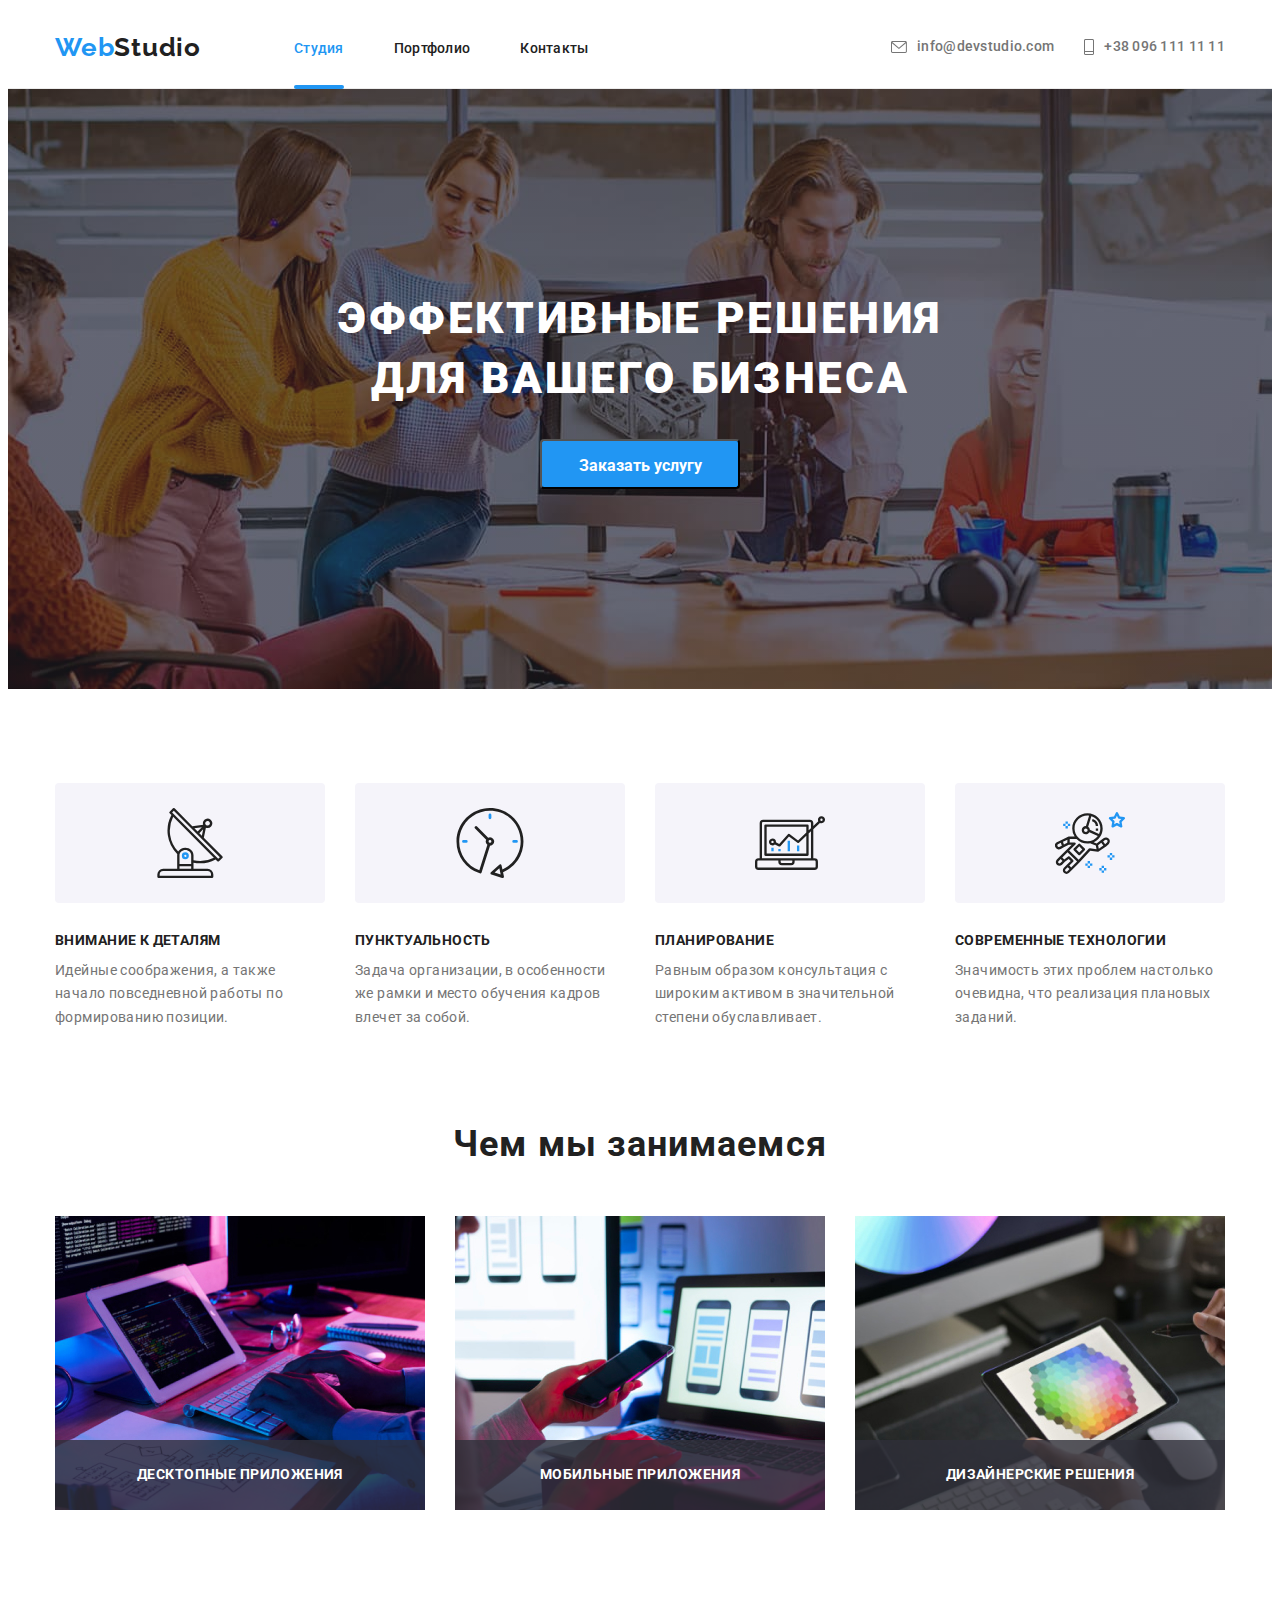
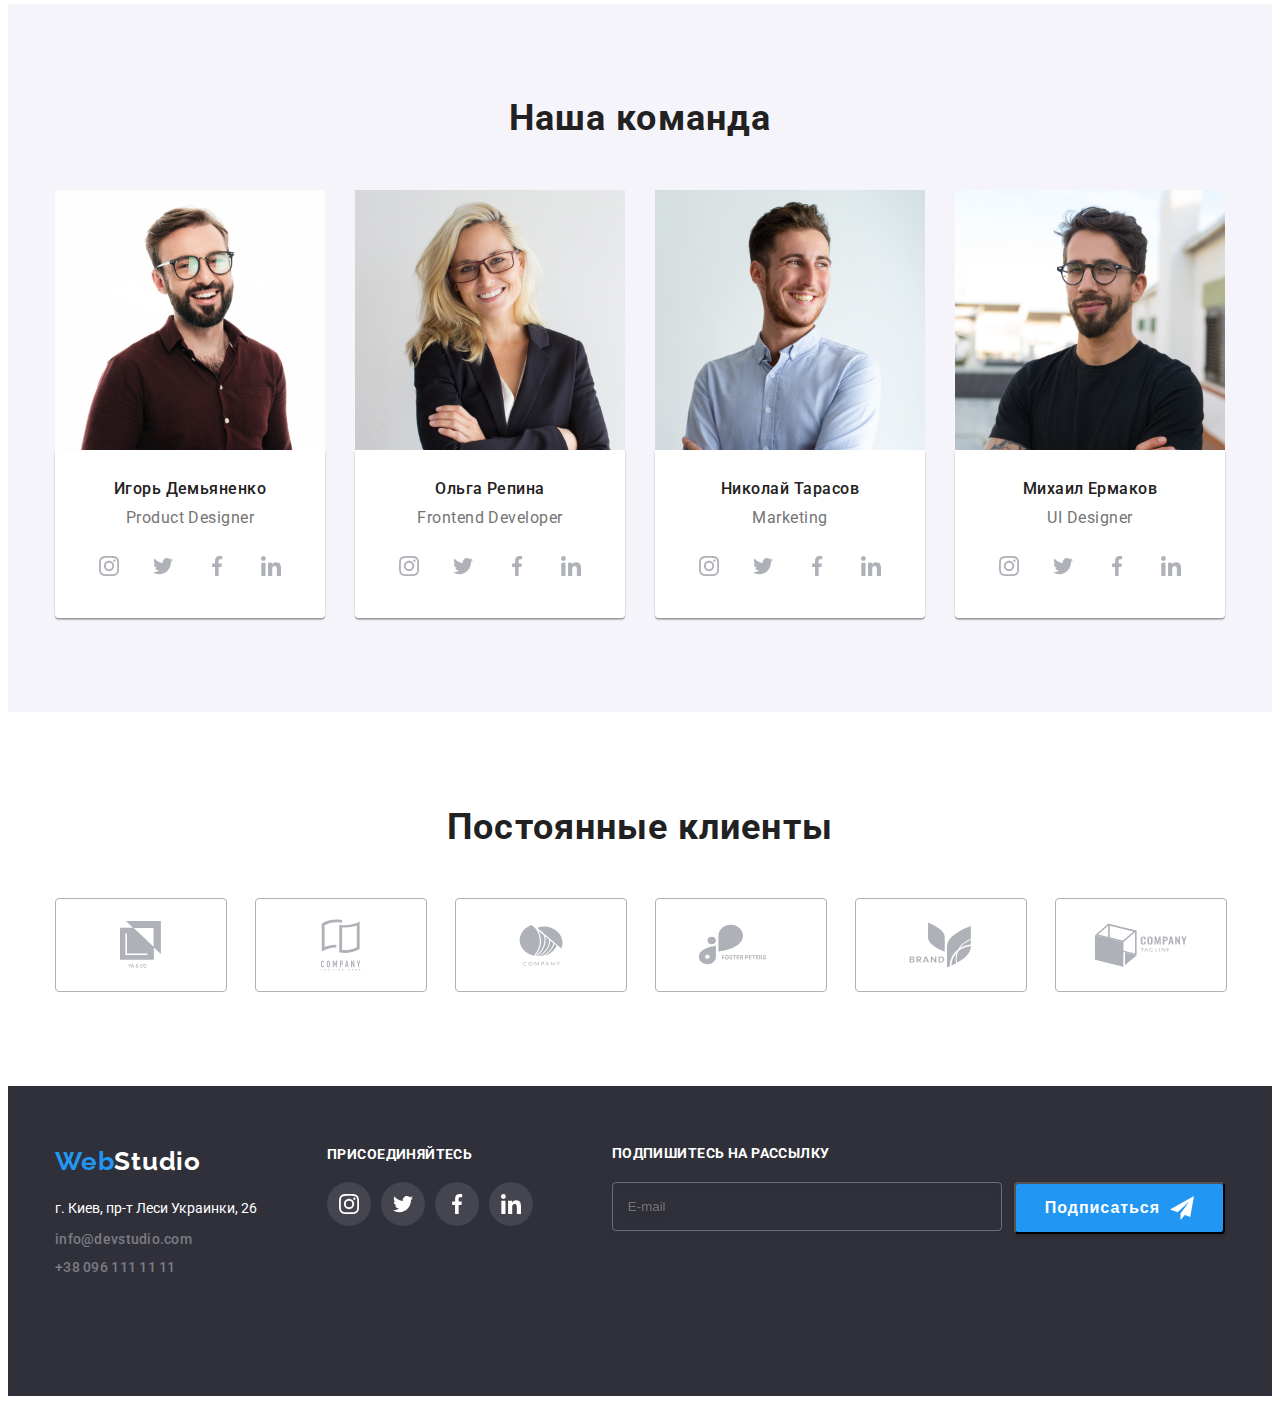
<file: index.html>
<!DOCTYPE html>
<html lang="ru">
  <head>
    <meta charset="UTF-8" />
    <meta http-equiv="X-UA-Compatible" content="IE=edge" />
    <meta name="viewport" content="width=device-width, initial-scale=1.0" />
    <title>домашняя работа 4</title>
    <link rel="preconnect" href="https://fonts.googleapis.com" />
    <link rel="preconnect" href="https://fonts.gstatic.com" crossorigin />
    <link
      href="https://fonts.googleapis.com/css2?family=Raleway:wght@700&family=Roboto:wght@400;500;700;900&display=swap"
      rel="stylesheet"
    />
    <link
      rel="stylesheet"
      href="https://cdnjs.cloudflare.com/ajax/libs/modern-normalize/1.1.0/modern-normalize.min.css"
      integrity="sha512-wpPYUAdjBVSE4KJnH1VR1HeZfpl1ub8YT/NKx4PuQ5NmX2tKuGu6U/JRp5y+Y8XG2tV+wKQpNHVUX03MfMFn9Q=="
      crossorigin="anonymous"
      referrerpolicy="no-referrer"
    />
    <link rel="stylesheet" href="./css/main.min.css" />
  </head>
  <body class="body">
    <!-- шапка -->

    <header class="header">
      <div class="container header-container">
        <a class="navigation-logo" href="">Web<span class="logo">Studio</span></a>
        <nav class="navigation">
          <ul class="navigation-list">
            <li class="navigation-item">
              <a class="navigation-link-activ" href="./index.html">Студия</a>
            </li>
            <li class="navigation-item">
              <a class="navigation-link" href="./portfolio.html">Портфолио</a>
            </li>
            <li class="navigation-item">
              <a class="navigation-link" href="">Контакты</a>
            </li>
          </ul>
        </nav>
        <ul class="list">
          <li class="list-item">
            <a class="header-list-link" href="mailto:info@devstudio.com">
              <svg class="header-iconc-mail" width="16" height="12">
                <use class="" href="./img/sprates.svg#icon-mail"></use>
              </svg>
              info@devstudio.com</a
            >
          </li>
          <li class="list-item">
            <a class="header-list-link" href="tel:+380961111111">
              <svg class="header-iconc-telephone" width="10px" height="16px">
                <use class="" href="./img/sprates.svg#icon-telephone"></use>
              </svg>
              +38 096 111 11 11</a
            >
          </li>
        </ul>
        <button class="navigation__btn" type="button" data-menu-open>
          <svg class="navigation__iconc" width="40px" height="40px" aria-label="переключатель меню">
            <use class="iconc-menu" href="./img/sprates.svg#icon-menu"></use>
          </svg>
        </button>
      </div>
    </header>

    <!-- герой BEM-->

    <main>
      <section class="hero">
        <h1 class="hero__title">Эффективные решения для вашего бизнеса</h1>
        <button class="btn hero__btn" type="button" data-modal-open>Заказать услугу</button>
      </section>

      <!-- наши особиности BEM-->

      <section class="chip">
        <div class="container">
          <h2 class="chip__title">наши особенности</h2>
          <ul class="chip-list">
            <li class="chip-list__item">
              <div class="chip-list__iconc">
                <svg width="70px" height="70px">
                  <use href="./img/sprates.svg#icon-antenna"></use>
                </svg>
              </div>
              <h3 class="chip-list__title">Внимание к деталям</h3>
              <p class="chip-list__team">
                Идейные соображения, а также начало повседневной работы по формированию позиции.
              </p>
            </li>
            <li class="chip-list__item">
              <div class="chip-list__iconc">
                <svg width="70px" height="70px">
                  <use href="./img/sprates.svg#icon-clock"></use>
                </svg>
              </div>
              <h3 class="chip-list__title">Пунктуальность</h3>
              <p class="chip-list__team">
                Задача организации, в особенности же рамки и место обучения кадров влечет за собой.
              </p>
            </li>
            <li class="chip-list__item">
              <div class="chip-list__iconc">
                <svg width="70px" height="70px">
                  <use href="./img/sprates.svg#icon-diagram"></use>
                </svg>
              </div>
              <h3 class="chip-list__title">Планирование</h3>
              <p class="chip-list__team">
                Равным образом консультация с широким активом в значительной степени обуславливает.
              </p>
            </li>
            <li class="chip-list__item">
              <div class="chip-list__iconc">
                <svg width="70px" height="70px">
                  <use href="./img/sprates.svg#icon-astronaut"></use>
                </svg>
              </div>
              <h3 class="chip-list__title">Современные технологии</h3>
              <p class="chip-list__team">
                Значимость этих проблем настолько очевидна, что реализация плановых заданий.
              </p>
            </li>
          </ul>
        </div>
      </section>

      <!-- чем мы занимаемся BEM -->

      <section class="job">
        <div class="container">
          <h2 class="job__title">Чем мы занимаемся</h2>
          <ul class="job-list">
            <li class="job-list__item">
              <img
                class="job-list__foto"
                srcset="./img/img_job/img@1x.jpg 1x, ./img/img_job/img@2x.jpg 2x"
                src="./img/img_job/img@1x.jpg"
                alt="програмирование"
                width="370"
                height="294"
              />
              <p class="job-list__title">Десктопные приложения</p>
            </li>
            <li class="job-list__item">
              <img
                class="job-list__foto"
                srcset="./img/img_job/img@1x-1.jpg 1x, ./img/img_job/img@2x-1.jpg 2x"
                src="./img/img_job/img@1x-1.jpg"
                alt="мобильный-разработки"
                width="370"
                height="294"
              />
              <p class="job-list__title">Мобильные приложения</p>
            </li>
            <li class="job-list__item">
              <img
                class="job-list__foto"
                srcset="./img/img_job/img@1x-2.jpg 1x, ./img/img_job/img@2x-2.jpg 2x"
                src="./img/img_job/img@1x-2.jpg"
                alt="дизайн"
                width="370"
                height="294"
              />
              <p class="job-list__title">Дизайнерские решения</p>
            </li>
          </ul>
        </div>
      </section>

      <!-- команда BEM-->

      <section class="team">
        <div class="container">
          <h2 class="team__title">Наша команда</h2>
          <ul class="team-list">
            <li class="team-list__item">
              <img
                class="team-list__foto"
                srcset="
                  ./img/img_masters/w/master-1_354.jpg 354w,
                  ./img/img_masters/w/master-1_450.jpg 450w,
                  ./img/img_masters/w/master-1_708.jpg 708w,
                  ./img/img_masters/w/master-1_810.jpg 810w,
                  ./img/img_masters/w/master-1_900.jpg 900w
                "
                sizes="(min-width: 1200px) 810px,
                        (min-width: 768px) 354px,
                        (max-width: 767px) 450px, 100vw"
                src="./img/img_masters/w/master-1_450.jpg"
                alt="игорь_демьяненко"
                width="450"
                height="460"
                loading="lazy"
              />
              <div class="team-list__name">
                <h3 class="team-list__title">Игорь Демьяненко</h3>
                <p class="team-list__team" lang="en">Product Designer</p>
                <ul class="social">
                  <li class="social__item">
                    <a class="social__link" href="" aria-label="иконка Instagram">
                      <svg class="social__iconc" width="20px" height="20px">
                        <use href="./img/sprates.svg#icon-instagram"></use>
                      </svg>
                    </a>
                  </li>
                  <li class="social__item">
                    <a class="social__link" href="" aria-label="иконка Twitter">
                      <svg class="social__iconc" width="20px" height="20px">
                        <use href="./img/sprates.svg#icon-twitter"></use>
                      </svg>
                    </a>
                  </li>
                  <li class="social__item">
                    <a class="social__link" href="" aria-label="иконка Facebook">
                      <svg class="social__iconc" width="20px" height="20px">
                        <use href="./img/sprates.svg#icon-facebook"></use>
                      </svg>
                    </a>
                  </li>
                  <li class="social__item">
                    <a class="social__link" href="" aria-label="иконка Linkedin">
                      <svg class="social__iconc" width="20px" height="20px">
                        <use href="./img/sprates.svg#icon-linkedin"></use>
                      </svg>
                    </a>
                  </li>
                </ul>
              </div>
            </li>
            <li class="team-list__item">
              <img
                class="team-list__foto"
                srcset="
                  ./img/img_masters/w/master-2_354.jpg 354w,
                  ./img/img_masters/w/master-2_450.jpg 450w,
                  ./img/img_masters/w/master-2_708.jpg 708w,
                  ./img/img_masters/w/master-2_810.jpg 810w,
                  ./img/img_masters/w/master-2_900.jpg 900w
                "
                sizes="(min-width: 1200px) 810px,
                        (min-width: 768px) 354px,
                         (max-width: 767px) 450px, 100vw"
                src="./img/img_masters/master-2_450.jpg"
                alt="ольга_репина"
                width="450"
                height="460"
                loading="lazy"
              />
              <div class="team-list__name">
                <h3 class="team-list__title">Ольга Репина</h3>
                <p class="team-list__team" lang="en">Frontend Developer</p>
                <ul class="social">
                  <li class="social__item">
                    <a class="social__link" href="" aria-label="иконка Instagram">
                      <svg class="social__iconc" width="20px" height="20px">
                        <use href="./img/sprates.svg#icon-instagram"></use>
                      </svg>
                    </a>
                  </li>
                  <li class="social__item">
                    <a class="social__link" href="" aria-label="иконка Twitter">
                      <svg class="social__iconc" width="20px" height="20px">
                        <use href="./img/sprates.svg#icon-twitter"></use>
                      </svg>
                    </a>
                  </li>
                  <li class="social__item">
                    <a class="social__link" href="" aria-label="иконка Facebook">
                      <svg class="social__iconc" width="20px" height="20px">
                        <use href="./img/sprates.svg#icon-facebook"></use>
                      </svg>
                    </a>
                  </li>
                  <li class="social__item">
                    <a class="social__link" href="" aria-label="иконка Linkedin">
                      <svg class="social__iconc" width="20px" height="20px">
                        <use href="./img/sprates.svg#icon-linkedin"></use>
                      </svg>
                    </a>
                  </li>
                </ul>
              </div>
            </li>
            <li class="team-list__item">
              <img
                class="team-list__foto"
                srcset="
                  ./img/img_masters/w/master-3_354.jpg 354w,
                  ./img/img_masters/w/master-3_450.jpg 450w,
                  ./img/img_masters/w/master-3_708.jpg 708w,
                  ./img/img_masters/w/master-3_810.jpg 810w,
                  ./img/img_masters/w/master-3_900.jpg 900w
                "
                sizes="(min-width: 1200px) 810px,
                        (min-width: 768px) 354px,
                        (max-width: 767px) 450px, 100vw"
                src="./img/img_masters/master-3_450.jpg"
                alt="николай_тарасов"
                width="450"
                height="460"
                loading="lazy"
              />
              <div class="team-list__name">
                <h3 class="team-list__title">Николай Тарасов</h3>
                <p class="team-list__team" lang="en">Marketing</p>
                <ul class="social">
                  <li class="social__item">
                    <a class="social__link" href="" aria-label="иконка Instagram">
                      <svg class="social__iconc" width="20px" height="20px">
                        <use href="./img/sprates.svg#icon-instagram"></use>
                      </svg>
                    </a>
                  </li>
                  <li class="social__item">
                    <a class="social__link" href="" aria-label="иконка Twitter">
                      <svg class="social__iconc" width="20px" height="20px">
                        <use href="./img/sprates.svg#icon-twitter"></use>
                      </svg>
                    </a>
                  </li>
                  <li class="social__item">
                    <a class="social__link" href="" aria-label="иконка Facebook">
                      <svg class="social__iconc" width="20px" height="20px">
                        <use href="./img/sprates.svg#icon-facebook"></use>
                      </svg>
                    </a>
                  </li>
                  <li class="social__item">
                    <a class="social__link" href="" aria-label="иконка Linkedin">
                      <svg class="social__iconc" width="20px" height="20px">
                        <use href="./img/sprates.svg#icon-linkedin"></use>
                      </svg>
                    </a>
                  </li>
                </ul>
              </div>
            </li>
            <li class="team-list__item">
              <img
                class="team-list__foto"
                srcset="
                  ./img/img_masters/w/master-4_354.jpg 354w,
                  ./img/img_masters/w/master-4_450.jpg 450w,
                  ./img/img_masters/w/master-4_708.jpg 708w,
                  ./img/img_masters/w/master-4_810.jpg 810w,
                  ./img/img_masters/w/master-4_900.jpg 900w
                "
                sizes="(min-width: 1200px) 810px,
                        (min-width: 768px) 354px,
                        (max-width: 767px) 450px, 100vw"
                src="./img/img_masters/master-4_450.jpg"
                alt="михаил_ермаков"
                width="450"
                height="460"
                loading="lazy"
              />
              <div class="team-list__name">
                <h3 class="team-list__title">Михаил Ермаков</h3>
                <p class="team-list__team" lang="en">UI Designer</p>
                <ul class="social">
                  <li class="social__item">
                    <a class="social__link" href="" aria-label="иконка Instagram">
                      <svg class="social__iconc" width="20px" height="20px">
                        <use href="./img/sprates.svg#icon-instagram"></use>
                      </svg>
                    </a>
                  </li>
                  <li class="social__item">
                    <a class="social__link" href="" aria-label="иконка Twitter">
                      <svg class="social__iconc" width="20px" height="20px">
                        <use href="./img/sprates.svg#icon-twitter"></use>
                      </svg>
                    </a>
                  </li>
                  <li class="social__item">
                    <a class="social__link" href="" aria-label="иконка Facebook">
                      <svg class="social__iconc" width="20px" height="20px">
                        <use href="./img/sprates.svg#icon-facebook"></use>
                      </svg>
                    </a>
                  </li>
                  <li class="social__item">
                    <a class="social__link" href="" aria-label="иконка Linkedin">
                      <svg class="social__iconc" width="20px" height="20px">
                        <use href="./img/sprates.svg#icon-linkedin"></use>
                      </svg>
                    </a>
                  </li>
                </ul>
              </div>
            </li>
          </ul>
        </div>
      </section>

      <!-- постоянные клиенты BEM-->

      <section class="clients">
        <div class="container">
          <h2 class="clients__title">Постоянные клиенты</h2>
          <ul class="clients-list">
            <li class="clients-list__item">
              <a class="clients-list__link" href="">
                <svg class="clients-list__iconc" width="41px" height="47px">
                  <use href="./img/sprates.svg#icon-group"></use>
                </svg>
              </a>
            </li>
            <li class="clients-list__item">
              <a class="clients-list__link" href="">
                <svg class="clients-list__iconc" width="40px" height="52px">
                  <use href="./img/sprates.svg#icon-group-1"></use>
                </svg>
              </a>
            </li>
            <li class="clients-list__item">
              <a class="clients-list__link" href="">
                <svg class="clients-list__iconc" width="44px" height="42px">
                  <use href="./img/sprates.svg#icon-group-2"></use>
                </svg>
              </a>
            </li>
            <li class="clients-list__item">
              <a class="clients-list__link" href="">
                <svg class="clients-list__iconc" width="85px" height="41px">
                  <use href="./img/sprates.svg#icon-group-3"></use>
                </svg>
              </a>
            </li>
            <li class="clients-list__item">
              <a class="clients-list__link" href="">
                <svg class="clients-list__iconc" width="63px" height="46px">
                  <use href="./img/sprates.svg#icon-group-4"></use>
                </svg>
              </a>
            </li>
            <li class="clients-list__item">
              <a class="clients-list__link" href="">
                <svg class="clients-list__iconc" width="94px" height="44px">
                  <use href="./img/sprates.svg#icon-group-5"></use>
                </svg>
              </a>
            </li>
          </ul>
        </div>
      </section>
    </main>

    <!-- подвал -->

    <footer class="footer">
      <div class="container-box">
        <div class="conteiner-tabl">
          <div class="footer-content">
            <a class="footer-logo" href="">Web<span class="logo-span">Studio</span></a>
            <address class="footer-address">
              <p class="footer-address-text">г. Киев, пр-т Леси Украинки, 26</p>
              <ul class="footer-list">
                <li class="footer-list-item">
                  <a class="footer-list-link" href="mailto:info@devstudio.com"
                    >info@devstudio.com</a
                  >
                </li>
                <li class="footer-list-item">
                  <a class="footer-list-link" href="tel:+380961111111">+38 096 111 11 11</a>
                </li>
              </ul>
            </address>
          </div>

          <div class="footer-iconc">
            <h2 class="footer-title">присоединяйтесь</h2>
            <ul class="footer-list-iconc">
              <li class="item-iconc">
                <a class="footer-link link" href="" aria-label="иконка Instagram">
                  <svg class="svg-iconc" width="20px" height="20px">
                    <use href="./img/sprates.svg#icon-instagram"></use>
                  </svg>
                </a>
              </li>
              <li class="item-iconc">
                <a class="footer-link link" href="" aria-label="иконка Twitter">
                  <svg class="svg-iconc" width="20px" height="20px">
                    <use href="./img/sprates.svg#icon-twitter"></use>
                  </svg>
                </a>
              </li>
              <li class="item-iconc">
                <a class="footer-link link" href="" aria-label="иконка Facebook">
                  <svg class="svg-iconc" width="20px" height="20px">
                    <use href="./img/sprates.svg#icon-facebook"></use>
                  </svg>
                </a>
              </li>
              <li class="item-iconc">
                <a class="footer-link link" href="" aria-label="иконка Linkedin">
                  <svg class="svg-iconc" width="20px" height="20px">
                    <use href="./img/sprates.svg#icon-linkedin"></use>
                  </svg>
                </a>
              </li>
            </ul>
          </div>
        </div>

        <div class="mailing-list">
          <h2 class="mailing-title">Подпишитесь на рассылку</h2>
          <form class="mailing-form">
            <label class="mailing-label" for="mailing"></label>
            <input
              class="mailing-input"
              name="mailing"
              type="email"
              id="mailing"
              placeholder="E-mail"
            />
            <button class="mailing-submit-btn" type="submit">
              Подписаться
              <svg class="mailing-iconc" width="24px" height="24px">
                <use class="mailing-stail" href="./img/sprates.svg#icon-telegram"></use>
              </svg>
            </button>
          </form>
        </div>
      </div>
    </footer>

    <!-- наталка -->

    <div class="backdrop is-hidden" data-modal>
      <div class="model-btn">
        <button class="close-btn" data-modal-close>
          <svg class="close-iconc" width="11px" height="11px">
            <use href="./img/sprates.svg#icon-close-black"></use>
          </svg>
        </button>

        <strong class="model-title">Оставьте свои данные, мы вам перезвоним</strong>

        <form name="model-user" autocomplete="on" novalidate>
          <div class="user-info">
            <label class="model-user" for="name">
              <span class="input">Имя</span>
              <input class="model-input" type="text" name="name" id="name" autofocus />
              <svg class="model-iconc" width="12px" height="12px">
                <use href="./img/sprates.svg#icon-name"></use>
              </svg>
            </label>
          </div>

          <div class="user-info">
            <label class="model-user" for="tel">
              <span class="input">Телефон</span>
              <input class="model-input" type="tel" name="tel" id="tel" />
              <svg class="model-iconc" width="12px" height="12px">
                <use href="./img/sprates.svg#icon-tel"></use>
              </svg>
            </label>
          </div>

          <div class="user-info">
            <label class="model-user" for="email">
              <span class="input">Почта</span>
              <input class="model-input" type="email" name="email" id="email" />
              <svg class="model-iconc" width="12px" height="12px">
                <use href="./img/sprates.svg#icon-email"></use>
              </svg>
            </label>
          </div>

          <div class="user-textarea">
            <label class="model-user" for="comment">
              <span class="input">Комментарий</span>
            </label>
            <textarea
              class="model-tex"
              name="comment"
              id="comment"
              placeholder="Введите текст"
              rows="5"
            ></textarea>
          </div>

          <div class="checkbox">
            <label class="agreement" for="agreement">
              <input
                class="checkbox-input visually-hidden"
                type="checkbox"
                name="agreement"
                id="agreement"
              />
              <span class="custom-checkbox">
                <svg class="checkbox-iconc" width="11px" height="8px">
                  <use href="./img/sprates.svg#icon-check"></use>
                </svg>
              </span>
              <span class="checkbox-agreement">
                Соглашаюсь с рассылкой и принимаю
                <a class="contract" href="">Условия договора</a>
              </span>
            </label>
          </div>

          <button class="submit-btn" type="submit">Отправить</button>
        </form>
      </div>
    </div>

    <!-- мобильное миню -->

    <div class="mobile is-hidden" data-menu>
      <button class="mobile__btn" data-menu-close>
        <svg class="mobile__iconc" width="40px" height="40px" aria-label="переключатель меню">
          <use class="iconc__close" href="./img/sprates.svg#icon-close"></use>
        </svg>
      </button>
      <ul class="nav">
        <li class="nav__item">
          <a class="nav__link-activ" href="./index.html">Студия</a>
        </li>
        <li class="nav__item">
          <a class="nav__link" href="./portfolio.html">Портфолио</a>
        </li>
        <li class="nav__item">
          <a class="nav__link" href="">Контакты</a>
        </li>
      </ul>
      <ul class="contacts">
        <li class="contacts__item">
          <a class="contacts__link-tel" href="tel:+380961111111"> +38 096 111 11 11</a>
        </li>
        <li class="contacts__item">
          <a class="contacts__link" href="mailto:info@devstudio.com"> info@devstudio.com</a>
        </li>
      </ul>

      <ul class="mobil-social">
        <li class="mobil-social__item">
          <a class="mobil-social__link" href="">Instagram</a>
        </li>
        <li class="mobil-social__item">
          <a class="mobil-social__link" href="">Twitter</a>
        </li>
        <li class="mobil-social__item">
          <a class="mobil-social__link" href="">Facebook</a>
        </li>
        <li class="mobil-social__item">
          <a class="mobil-social__link" href="">LinkedIn</a>
        </li>
      </ul>
    </div>
    <script src="./js/modal.js"></script>
    <script src="./js/mobile-menu.js"></script>
  </body>
</html>
</file>
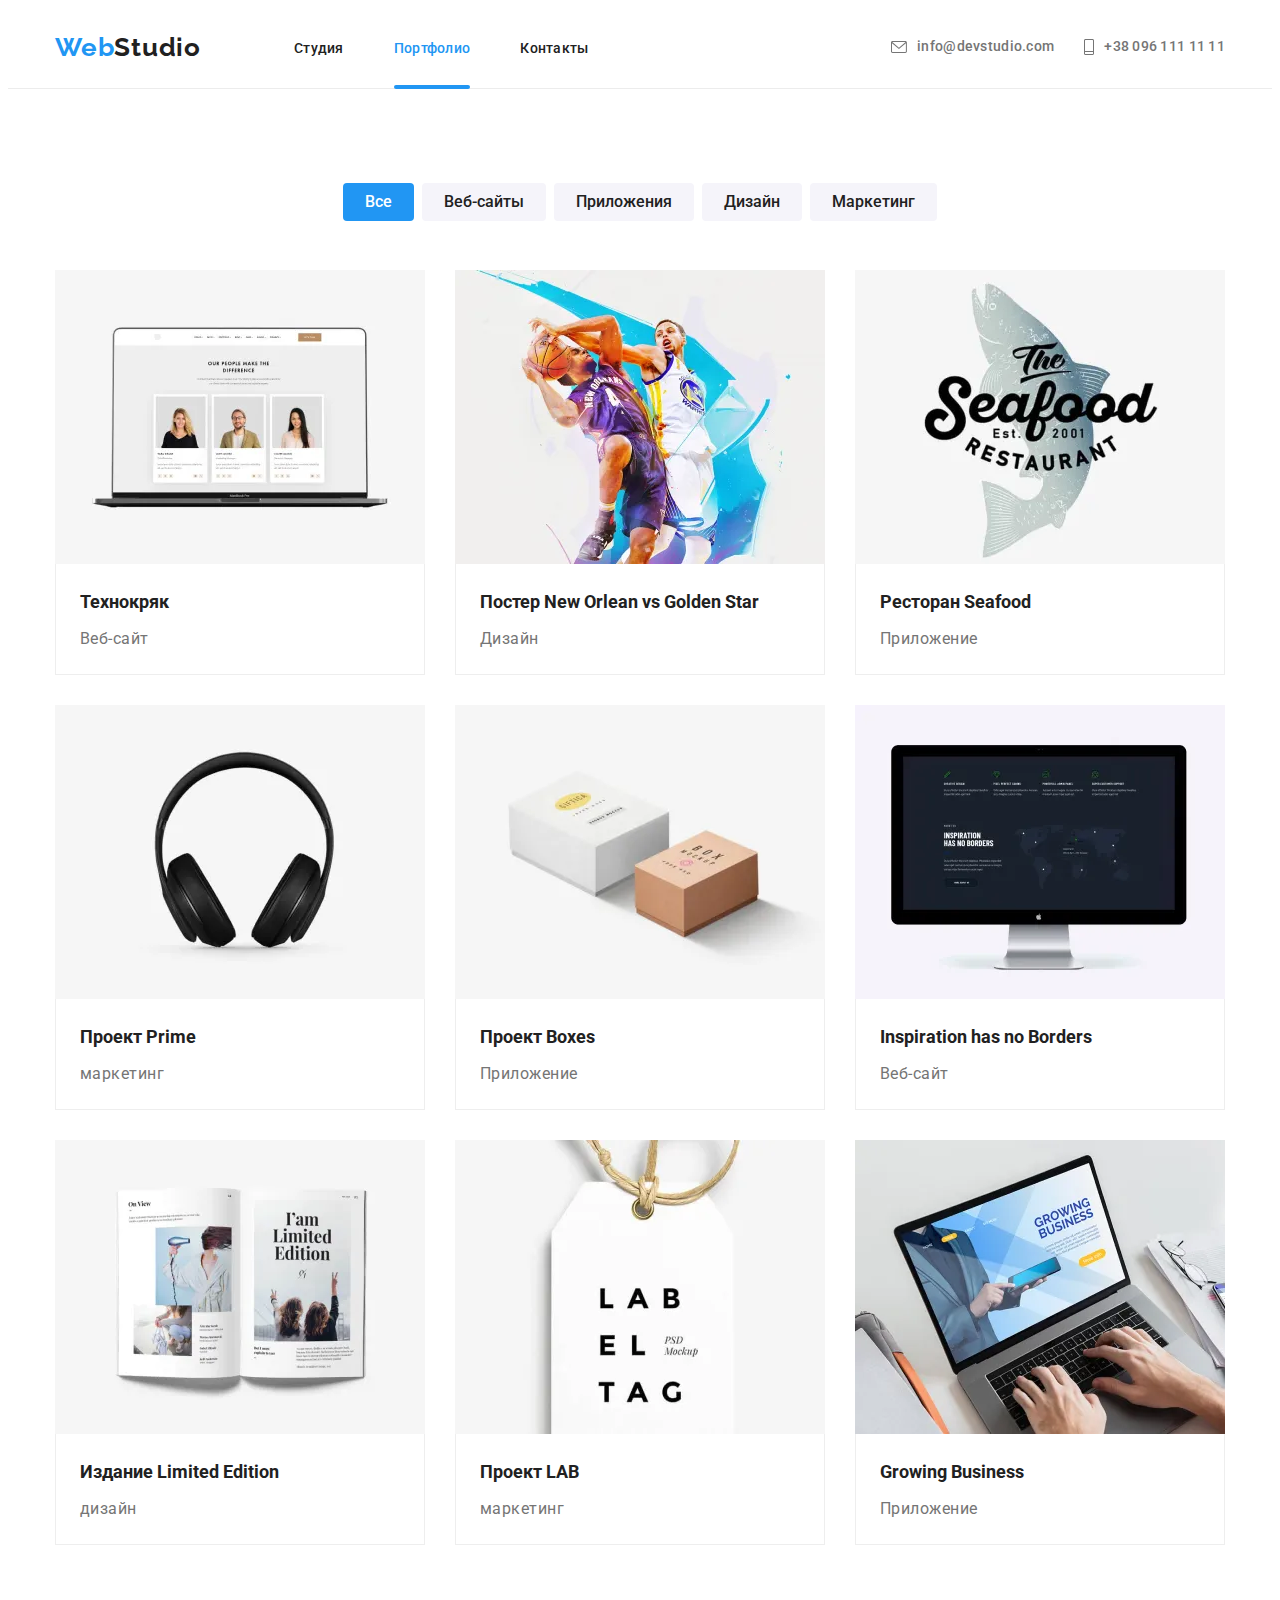
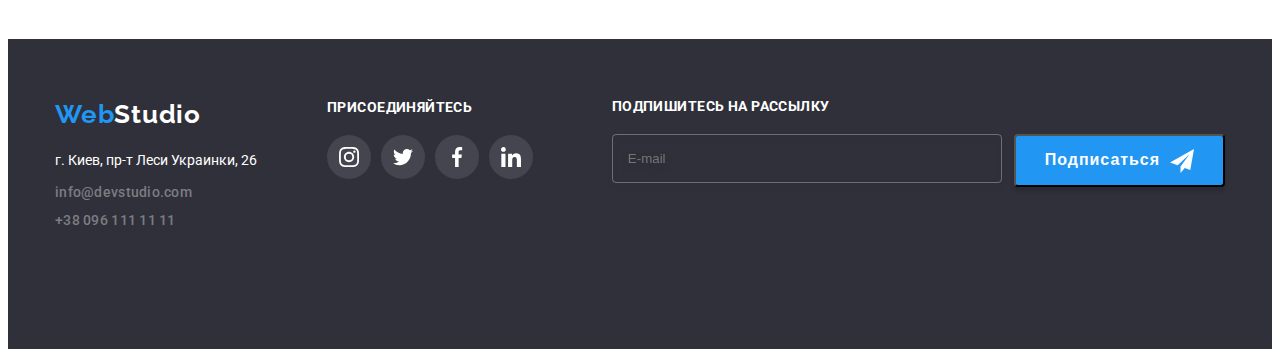
<file: portfolio.html>
<!DOCTYPE html>
<html lang="ru">
  <head>
    <meta charset="UTF-8" />
    <meta http-equiv="X-UA-Compatible" content="IE=edge" />
    <meta name="viewport" content="width=device-width, initial-scale=1.0" />
    <title>домашняя работа 4</title>
    <link rel="preconnect" href="https://fonts.googleapis.com" />
    <link rel="preconnect" href="https://fonts.gstatic.com" crossorigin />
    <link
      href="https://fonts.googleapis.com/css2?family=Raleway:wght@700&family=Roboto:wght@400;500;700;900&display=swap"
      rel="stylesheet"
    />
    <link
      rel="stylesheet"
      href="https://cdnjs.cloudflare.com/ajax/libs/modern-normalize/1.1.0/modern-normalize.min.css"
      integrity="sha512-wpPYUAdjBVSE4KJnH1VR1HeZfpl1ub8YT/NKx4PuQ5NmX2tKuGu6U/JRp5y+Y8XG2tV+wKQpNHVUX03MfMFn9Q=="
      crossorigin="anonymous"
      referrerpolicy="no-referrer"
    />
    <link rel="stylesheet" href="./css/main.min.css" />
  </head>
  <body class="body">
    <!-- шапка -->

    <header class="header">
      <div class="container header-container">
        <a class="navigation-logo" href="">Web<span class="logo">Studio</span></a>
        <nav class="navigation">
          <ul class="navigation-list">
            <li class="navigation-item">
              <a class="navigation-link" href="./index.html">Студия</a>
            </li>
            <li class="navigation-item">
              <a class="navigation-link-activ" href="./portfolio.html">Портфолио</a>
            </li>
            <li class="navigation-item">
              <a class="navigation-link" href="">Контакты</a>
            </li>
          </ul>
        </nav>
        <ul class="list">
          <li class="list-item">
            <a class="header-list-link" href="mailto:info@devstudio.com">
              <svg class="header-iconc-mail" width="" height="">
                <use class="" href="./img/sprates.svg#icon-mail"></use>
              </svg>
              info@devstudio.com</a
            >
          </li>
          <li class="list-item">
            <a class="header-list-link" href="tel:+380961111111">
              <svg class="header-iconc-telephone" width="10px" height="16px">
                <use class="" href="./img/sprates.svg#icon-telephone"></use>
              </svg>
              +38 096 111 11 11</a
            >
          </li>
        </ul>
        <button class="navigation__btn" type="button" data-menu-open>
          <svg class="navigation__iconc" width="40px" height="40px" aria-label="переключатель меню">
            <use class="iconc-menu" href="./img/sprates.svg#icon-menu"></use>
          </svg>
        </button>
      </div>
    </header>

    <!-- галирея -->

    <main>
      <section class="gallery">
        <h1 class="gallery-title-btn">наша галирея</h1>
        <div class="container">
          <ul class="gallery-list-filter">
            <li class="gallery-item-btn">
              <button class="gallery-btn-aktiv" type="button">Все</button>
            </li>
            <li class="gallery-item-btn">
              <button class="gallery-btn" type="button">Веб-сайты</button>
            </li>
            <li class="gallery-item-btn">
              <button class="gallery-btn" type="button">Приложения</button>
            </li>
            <li class="gallery-item-btn">
              <button class="gallery-btn" type="button">Дизайн</button>
            </li>
            <li class="gallery-item">
              <button class="gallery-btn" type="button">Маркетинг</button>
            </li>
          </ul>

          <ul class="gallery-list">
            <li class="gallery-item">
              <a class="gallery-link" href="">
                <div class="card-thumb">
                  <picture>
                    <source
                      media="(min-width:1200px )"
                      srcset="
                        ./img/img_pordfolio/img-1_dt@1x.webp 1x,
                        ./img/img_pordfolio/img-1_dt@2x.webp 2x
                      "
                      type="image/webp"
                    />

                    <source
                      media="(min-width:1200px )"
                      srcset="
                        ./img/img_pordfolio/img-1_dt@1x.jpg 1x,
                        ./img/img_pordfolio/img-1_dt@2x.jpg 2x
                      "
                      type="image/jpg"
                    />

                    <source
                      media="(min-width:768px )"
                      srcset="
                        ./img/img_pordfolio/img-1_tb@1x.webp 1x,
                        ./img/img_pordfolio/img-1_tb@2x.webp 2x
                      "
                      type="image/webp"
                    />

                    <source
                      media="(min-width:768px )"
                      srcset="
                        ./img/img_pordfolio/img-1_tb@1x.jpg 1x,
                        ./img/img_pordfolio/img-1_tb@2x.jpg 2x
                      "
                      type="image/jpg"
                    />

                    <source
                      media="(max-width:767px )"
                      srcset="
                        ./img/img_pordfolio/img-1_mb@1x.webp 1x,
                        ./img/img_pordfolio/img-1_mb@2x.webp 2x
                      "
                      type="image/webp"
                    />

                    <source
                      media="(max-width:767px )"
                      srcset="
                        ./img/img_pordfolio/img-1_mb@1x.jpg 1x,
                        ./img/img_pordfolio/img-1_mb@2x.jpg 2x
                      "
                      type="image/jpg"
                    />

                    <img
                      class="gallery-foto"
                      src="./img/img_pordfolio/img-1_dt@1x.webp"
                      alt="технокряк"
                    />
                  </picture>
                  <p class="foto-title">
                    Ресурс предлагает комплексные предложения с разным уровнем функционала и
                    сервисов. Все это позволит посетителю получить исчерпывающие сведения о компании
                    или частном лице.
                  </p>
                </div>
                <div class="gallery-ps">
                  <h2 class="gallery-title">Технокряк</h2>
                  <p class="gallery-team">Веб-сайт</p>
                </div>
              </a>
            </li>

            <li class="gallery-item">
              <a class="gallery-link" href="">
                <div class="card-thumb">
                  <picture>
                    <source
                      media="(min-width:1200px )"
                      srcset="
                        ./img/img_pordfolio/img-2_dt@1x.webp 1x,
                        ./img/img_pordfolio/img-2_dt@2x.webp 2x
                      "
                      type="image/webp"
                    />

                    <source
                      media="(min-width:1200px )"
                      srcset="
                        ./img/img_pordfolio/img-2_dt@1x.jpg 1x,
                        ./img/img_pordfolio/img-2_dt@2x.jpg 2x
                      "
                      type="image/jpg"
                    />

                    <source
                      media="(min-width:768px )"
                      srcset="
                        ./img/img_pordfolio/img-2_tb@1x.webp 1x,
                        ./img/img_pordfolio/img-2_tb@2x.webp 2x
                      "
                      type="image/webp"
                    />

                    <source
                      media="(min-width:768px )"
                      srcset="
                        ./img/img_pordfolio/img-2_tb@1x.jpg 1x,
                        ./img/img_pordfolio/img-2_tb@2x.jpg 2x
                      "
                      type="image/jpg"
                    />

                    <source
                      media="(max-width:767px )"
                      srcset="
                        ./img/img_pordfolio/img-2_mb@1x.webp 1x,
                        ./img/img_pordfolio/img-2_mb@2x.webp 2x
                      "
                      type="image/webp"
                    />

                    <source
                      media="(max-width:767px )"
                      srcset="
                        ./img/img_pordfolio/img-2_mb@1x.jpg 1x,
                        ./img/img_pordfolio/img-2_mb@2x.jpg 2x
                      "
                      type="image/jpg"
                    />

                    <img
                      class="gallery-foto"
                      src="./img/img_pordfolio/img-2_dt@1x.webp"
                      alt="технокряк"
                    />
                  </picture>

                  <p class="foto-title">
                    Ресурс предлагает комплексные предложения с разным уровнем функционала и
                    сервисов. Все это позволит посетителю получить исчерпывающие сведения о компании
                    или частном лице.
                  </p>
                </div>
                <div class="gallery-ps">
                  <h2 class="gallery-title">Постер New Orlean vs Golden Star</h2>
                  <p class="gallery-team">Дизайн</p>
                </div>
              </a>
            </li>

            <li class="gallery-item">
              <a class="gallery-link" href="">
                <div class="card-thumb">
                  <picture>
                    <source
                      media="(min-width:1200px )"
                      srcset="
                        ./img/img_pordfolio/img-3_dt@1x.webp 1x,
                        ./img/img_pordfolio/img-3_dt@2x.webp 2x
                      "
                      type="image/webp"
                    />

                    <source
                      media="(min-width:1200px )"
                      srcset="
                        ./img/img_pordfolio/img-3_dt@1x.jpg 1x,
                        ./img/img_pordfolio/img-3_dt@2x.jpg 2x
                      "
                      type="image/jpg"
                    />

                    <source
                      media="(min-width:768px )"
                      srcset="
                        ./img/img_pordfolio/img-3_tb@1x.webp 1x,
                        ./img/img_pordfolio/img-3_tb@2x.webp 2x
                      "
                      type="image/webp"
                    />

                    <source
                      media="(min-width:768px )"
                      srcset="
                        ./img/img_pordfolio/img-3_tb@1x.jpg 1x,
                        ./img/img_pordfolio/img-3_tb@2x.jpg 2x
                      "
                      type="image/jpg"
                    />

                    <source
                      media="(max-width:767px )"
                      srcset="
                        ./img/img_pordfolio/img-3_mb@1x.webp 1x,
                        ./img/img_pordfolio/img-3_mb@2x.webp 2x
                      "
                      type="image/webp"
                    />

                    <source
                      media="(max-width:767px )"
                      srcset="
                        ./img/img_pordfolio/img-3_mb@1x.jpg 1x,
                        ./img/img_pordfolio/img-3_mb@2x.jpg 2x
                      "
                      type="image/jpg"
                    />

                    <img
                      class="gallery-foto"
                      src="./img/img_pordfolio/img-3_dt@1x.webp"
                      alt="технокряк"
                    />
                  </picture>

                  <p class="foto-title">
                    Ресурс предлагает комплексные предложения с разным уровнем функционала и
                    сервисов. Все это позволит посетителю получить исчерпывающие сведения о компании
                    или частном лице.
                  </p>
                </div>
                <div class="gallery-ps">
                  <h2 class="gallery-title">Ресторан Seafood</h2>
                  <p class="gallery-team">Приложение</p>
                </div>
              </a>
            </li>

            <li class="gallery-item">
              <a class="gallery-link" href="">
                <div class="card-thumb">
                  <picture>
                    <source
                      media="(min-width:1200px )"
                      srcset="
                        ./img/img_pordfolio/img-4_dt@1x.webp 1x,
                        ./img/img_pordfolio/img-4_dt@2x.webp 2x
                      "
                      type="image/webp"
                    />

                    <source
                      media="(min-width:1200px )"
                      srcset="
                        ./img/img_pordfolio/img-4_dt@1x.jpg 1x,
                        ./img/img_pordfolio/img-4_dt@2x.jpg 2x
                      "
                      type="image/jpg"
                    />

                    <source
                      media="(min-width:768px )"
                      srcset="
                        ./img/img_pordfolio/img-4_tb@1x.webp 1x,
                        ./img/img_pordfolio/img-4_tb@2x.webp 2x
                      "
                      type="image/webp"
                    />

                    <source
                      media="(min-width:768px )"
                      srcset="
                        ./img/img_pordfolio/img-4_tb@1x.jpg 1x,
                        ./img/img_pordfolio/img-4_tb@2x.jpg 2x
                      "
                      type="image/jpg"
                    />

                    <source
                      media="(max-width:767px )"
                      srcset="
                        ./img/img_pordfolio/img-4_mb@1x.webp 1x,
                        ./img/img_pordfolio/img-4_mb@2x.webp 2x
                      "
                      type="image/webp"
                    />

                    <source
                      media="(max-width:767px )"
                      srcset="
                        ./img/img_pordfolio/img-4_mb@1x.jpg 1x,
                        ./img/img_pordfolio/img-4_mb@2x.jpg 2x
                      "
                      type="image/jpg"
                    />

                    <img
                      class="gallery-foto"
                      src="./img/img_pordfolio/img-4_dt@1x.webp"
                      alt="технокряк"
                    />
                  </picture>

                  <p class="foto-title">
                    Ресурс предлагает комплексные предложения с разным уровнем функционала и
                    сервисов. Все это позволит посетителю получить исчерпывающие сведения о компании
                    или частном лице.
                  </p>
                </div>
                <div class="gallery-ps">
                  <h2 class="gallery-title">Проект Prime</h2>
                  <p class="gallery-team">маркетинг</p>
                </div>
              </a>
            </li>

            <li class="gallery-item">
              <a class="gallery-link" href="">
                <div class="card-thumb">
                  <picture>
                    <source
                      media="(min-width:1200px )"
                      srcset="
                        ./img/img_pordfolio/img-5_dt@1x.webp 1x,
                        ./img/img_pordfolio/img-5_dt@2x.webp 2x
                      "
                      type="image/webp"
                    />

                    <source
                      media="(min-width:1200px )"
                      srcset="
                        ./img/img_pordfolio/img-5_dt@1x.jpg 1x,
                        ./img/img_pordfolio/img-5_dt@2x.jpg 2x
                      "
                      type="image/jpg"
                    />

                    <source
                      media="(min-width:768px )"
                      srcset="
                        ./img/img_pordfolio/img-5_tb@1x.webp 1x,
                        ./img/img_pordfolio/img-5_tb@2x.webp 2x
                      "
                      type="image/webp"
                    />

                    <source
                      media="(min-width:768px )"
                      srcset="
                        ./img/img_pordfolio/img-5_tb@1x.jpg 1x,
                        ./img/img_pordfolio/img-5_tb@2x.jpg 2x
                      "
                      type="image/jpg"
                    />

                    <source
                      media="(max-width:767px )"
                      srcset="
                        ./img/img_pordfolio/img-5_mb@1x.webp 1x,
                        ./img/img_pordfolio/img-5_mb@2x.webp 2x
                      "
                      type="image/webp"
                    />

                    <source
                      media="(max-width:767px )"
                      srcset="
                        ./img/img_pordfolio/img-5_mb@1x.jpg 1x,
                        ./img/img_pordfolio/img-5_mb@2x.jpg 2x
                      "
                      type="image/jpg"
                    />

                    <img
                      class="gallery-foto"
                      src="./img/img_pordfolio/img-5_dt@1x.webp"
                      alt="технокряк"
                    />
                  </picture>

                  <p class="foto-title">
                    Ресурс предлагает комплексные предложения с разным уровнем функционала и
                    сервисов. Все это позволит посетителю получить исчерпывающие сведения о компании
                    или частном лице.
                  </p>
                </div>
                <div class="gallery-ps">
                  <h2 class="gallery-title">Проект Boxes</h2>
                  <p class="gallery-team">Приложение</p>
                </div>
              </a>
            </li>

            <li class="gallery-item">
              <a class="gallery-link" href="">
                <div class="card-thumb">
                  <picture>
                    <source
                      media="(min-width:1200px )"
                      srcset="
                        ./img/img_pordfolio/img-6_dt@1x.webp 1x,
                        ./img/img_pordfolio/img-6_dt@2x.webp 2x
                      "
                      type="image/webp"
                    />

                    <source
                      media="(min-width:1200px )"
                      srcset="
                        ./img/img_pordfolio/img-6_dt@1x.jpg 1x,
                        ./img/img_pordfolio/img-6_dt@2x.jpg 2x
                      "
                      type="image/jpg"
                    />

                    <source
                      media="(min-width:768px )"
                      srcset="
                        ./img/img_pordfolio/img-6_tb@1x.webp 1x,
                        ./img/img_pordfolio/img-6_tb@2x.webp 2x
                      "
                      type="image/webp"
                    />

                    <source
                      media="(min-width:768px )"
                      srcset="
                        ./img/img_pordfolio/img-6_tb@1x.jpg 1x,
                        ./img/img_pordfolio/img-6_tb@2x.jpg 2x
                      "
                      type="image/jpg"
                    />

                    <source
                      media="(max-width:767px )"
                      srcset="
                        ./img/img_pordfolio/img-6_mb@1x.webp 1x,
                        ./img/img_pordfolio/img-1_mb@2x.webp 2x
                      "
                      type="image/webp"
                    />

                    <source
                      media="(max-width:767px )"
                      srcset="
                        ./img/img_pordfolio/img-6_mb@1x.jpg 1x,
                        ./img/img_pordfolio/img-6_mb@2x.jpg 2x
                      "
                      type="image/jpg"
                    />

                    <img
                      class="gallery-foto"
                      src="./img/img_pordfolio/img-6_dt@1x.webp"
                      alt="технокряк"
                    />
                  </picture>

                  <p class="foto-title">
                    Ресурс предлагает комплексные предложения с разным уровнем функционала и
                    сервисов. Все это позволит посетителю получить исчерпывающие сведения о компании
                    или частном лице.
                  </p>
                </div>
                <div class="gallery-ps">
                  <h2 class="gallery-title">Inspiration has no Borders</h2>
                  <p class="gallery-team">Веб-сайт</p>
                </div>
              </a>
            </li>

            <li class="gallery-item">
              <a class="gallery-link" href="">
                <div class="card-thumb">
                  <picture>
                    <source
                      media="(min-width:1200px )"
                      srcset="
                        ./img/img_pordfolio/img-7_dt@1x.webp 1x,
                        ./img/img_pordfolio/img-7_dt@2x.webp 2x
                      "
                      type="image/webp"
                    />

                    <source
                      media="(min-width:1200px )"
                      srcset="
                        ./img/img_pordfolio/img-7_dt@1x.jpg 1x,
                        ./img/img_pordfolio/img-7_dt@2x.jpg 2x
                      "
                      type="image/jpg"
                    />

                    <source
                      media="(min-width:768px )"
                      srcset="
                        ./img/img_pordfolio/img-7_tb@1x.webp 1x,
                        ./img/img_pordfolio/img-7_tb@2x.webp 2x
                      "
                      type="image/webp"
                    />

                    <source
                      media="(min-width:768px )"
                      srcset="
                        ./img/img_pordfolio/img-7_tb@1x.jpg 1x,
                        ./img/img_pordfolio/img-7_tb@2x.jpg 2x
                      "
                      type="image/jpg"
                    />

                    <source
                      media="(max-width:767px )"
                      srcset="
                        ./img/img_pordfolio/img-7_mb@1x.webp 1x,
                        ./img/img_pordfolio/img-7_mb@2x.webp 2x
                      "
                      type="image/webp"
                    />

                    <source
                      media="(max-width:767px )"
                      srcset="
                        ./img/img_pordfolio/img-7_mb@1x.jpg 1x,
                        ./img/img_pordfolio/img-7_mb@2x.jpg 2x
                      "
                      type="image/jpg"
                    />

                    <img
                      class="gallery-foto"
                      src="./img/img_pordfolio/img-7_dt@1x.webp"
                      alt="технокряк"
                    />
                  </picture>

                  <p class="foto-title">
                    Ресурс предлагает комплексные предложения с разным уровнем функционала и
                    сервисов. Все это позволит посетителю получить исчерпывающие сведения о компании
                    или частном лице.
                  </p>
                </div>
                <div class="gallery-ps">
                  <h2 class="gallery-title">Издание Limited Edition</h2>
                  <p class="gallery-team">дизайн</p>
                </div>
              </a>
            </li>

            <li class="gallery-item">
              <a class="gallery-link" href="">
                <div class="card-thumb">
                  <picture>
                    <source
                      media="(min-width:1200px )"
                      srcset="
                        ./img/img_pordfolio/img-8_dt@1x.webp 1x,
                        ./img/img_pordfolio/img-8_dt@2x.webp 2x
                      "
                      type="image/webp"
                    />

                    <source
                      media="(min-width:1200px )"
                      srcset="
                        ./img/img_pordfolio/img-8_dt@1x.jpg 1x,
                        ./img/img_pordfolio/img-8_dt@2x.jpg 2x
                      "
                      type="image/jpg"
                    />

                    <source
                      media="(min-width:768px )"
                      srcset="
                        ./img/img_pordfolio/img-8_tb@1x.webp 1x,
                        ./img/img_pordfolio/img-8_tb@2x.webp 2x
                      "
                      type="image/webp"
                    />

                    <source
                      media="(min-width:768px )"
                      srcset="
                        ./img/img_pordfolio/img-8_tb@1x.jpg 1x,
                        ./img/img_pordfolio/img-8_tb@2x.jpg 2x
                      "
                      type="image/jpg"
                    />

                    <source
                      media="(max-width:767px )"
                      srcset="
                        ./img/img_pordfolio/img-8_mb@1x.webp 1x,
                        ./img/img_pordfolio/img-8_mb@2x.webp 2x
                      "
                      type="image/webp"
                    />

                    <source
                      media="(max-width:767px )"
                      srcset="
                        ./img/img_pordfolio/img-8_mb@1x.jpg 1x,
                        ./img/img_pordfolio/img-8_mb@2x.jpg 2x
                      "
                      type="image/jpg"
                    />

                    <img
                      class="gallery-foto"
                      src="./img/img_pordfolio/img-8_dt@1x.webp"
                      alt="технокряк"
                    />
                  </picture>

                  <p class="foto-title">
                    Ресурс предлагает комплексные предложения с разным уровнем функционала и
                    сервисов. Все это позволит посетителю получить исчерпывающие сведения о компании
                    или частном лице.
                  </p>
                </div>
                <div class="gallery-ps">
                  <h2 class="gallery-title">Проект LAB</h2>
                  <p class="gallery-team">маркетинг</p>
                </div>
              </a>
            </li>

            <li class="gallery-item">
              <a class="gallery-link" href="">
                <div class="card-thumb">
                  <picture>
                    <source
                      media="(min-width:1200px )"
                      srcset="
                        ./img/img_pordfolio/img-9_dt@1x.webp 1x,
                        ./img/img_pordfolio/img-9_dt@2x.webp 2x
                      "
                      type="image/webp"
                    />

                    <source
                      media="(min-width:1200px )"
                      srcset="
                        ./img/img_pordfolio/img-9_dt@1x.jpg 1x,
                        ./img/img_pordfolio/img-9_dt@2x.jpg 2x
                      "
                      type="image/jpg"
                    />

                    <source
                      media="(min-width:768px )"
                      srcset="
                        ./img/img_pordfolio/img-9_tb@1x.webp 1x,
                        ./img/img_pordfolio/img-9_tb@2x.webp 2x
                      "
                      type="image/webp"
                    />

                    <source
                      media="(min-width:768px )"
                      srcset="
                        ./img/img_pordfolio/img-9_tb@1x.jpg 1x,
                        ./img/img_pordfolio/img-9_tb@2x.jpg 2x
                      "
                      type="image/jpg"
                    />

                    <source
                      media="(max-width:767px )"
                      srcset="
                        ./img/img_pordfolio/img-9_mb@1x.webp 1x,
                        ./img/img_pordfolio/img-9_mb@2x.webp 2x
                      "
                      type="image/webp"
                    />

                    <source
                      media="(max-width:767px )"
                      srcset="
                        ./img/img_pordfolio/img-9_mb@1x.jpg 1x,
                        ./img/img_pordfolio/img-9_mb@2x.jpg 2x
                      "
                      type="image/jpg"
                    />

                    <img
                      class="gallery-foto"
                      src="./img/img_pordfolio/img-9_dt@1x.webp"
                      alt="технокряк"
                    />
                  </picture>

                  <p class="foto-title">
                    Ресурс предлагает комплексные предложения с разным уровнем функционала и
                    сервисов. Все это позволит посетителю получить исчерпывающие сведения о компании
                    или частном лице.
                  </p>
                </div>
                <div class="gallery-ps">
                  <h2 class="gallery-title">Growing Business</h2>
                  <p class="gallery-team">Приложение</p>
                </div>
              </a>
            </li>
          </ul>
        </div>
      </section>
    </main>

    <!-- подвал -->

    <footer class="footer">
      <div class="container-box">
        <div class="conteiner-tabl">
          <div class="footer-content">
            <a class="footer-logo" href="">Web<span class="logo-span">Studio</span></a>
            <address class="footer-address">
              <p class="footer-address-text">г. Киев, пр-т Леси Украинки, 26</p>
              <ul class="footer-list">
                <li class="footer-list-item">
                  <a class="footer-list-link" href="mailto:info@devstudio.com"
                    >info@devstudio.com</a
                  >
                </li>
                <li class="footer-list-item">
                  <a class="footer-list-link" href="tel:+380961111111">+38 096 111 11 11</a>
                </li>
              </ul>
            </address>
          </div>

          <div class="footer-iconc">
            <h2 class="footer-title">присоединяйтесь</h2>
            <ul class="footer-list-iconc">
              <li class="item-iconc">
                <a class="footer-link link" href="" aria-label="иконка Instagram">
                  <svg class="svg-iconc" width="20px" height="20px">
                    <use href="./img/sprates.svg#icon-instagram"></use>
                  </svg>
                </a>
              </li>
              <li class="item-iconc">
                <a class="footer-link link" href="" aria-label="иконка Twitter">
                  <svg class="svg-iconc" width="20px" height="20px">
                    <use href="./img/sprates.svg#icon-twitter"></use>
                  </svg>
                </a>
              </li>
              <li class="item-iconc">
                <a class="footer-link link" href="" aria-label="иконка Facebook">
                  <svg class="svg-iconc" width="20px" height="20px">
                    <use href="./img/sprates.svg#icon-facebook"></use>
                  </svg>
                </a>
              </li>
              <li class="item-iconc">
                <a class="footer-link link" href="" aria-label="иконка Linkedin">
                  <svg class="svg-iconc" width="20px" height="20px">
                    <use href="./img/sprates.svg#icon-linkedin"></use>
                  </svg>
                </a>
              </li>
            </ul>
          </div>
        </div>

        <div class="mailing-list">
          <h2 class="mailing-title">Подпишитесь на рассылку</h2>
          <form class="mailing-form">
            <label class="mailing-label" for="mailing"></label>
            <input
              class="mailing-input"
              name="mailing"
              type="email"
              id="mailing"
              placeholder="E-mail"
            />
            <button class="mailing-submit-btn" type="submit">
              Подписаться
              <svg class="mailing-iconc" width="24px" height="24px">
                <use class="mailing-stail" href="./img/sprates.svg#icon-telegram"></use>
              </svg>
            </button>
          </form>
        </div>
      </div>
    </footer>

    <!-- мобильное миню -->

    <div class="mobile is-hidden" data-menu>
      <button class="mobile__btn" data-menu-close>
        <svg class="mobile__iconc" width="40px" height="40px" aria-label="переключатель меню">
          <use class="iconc__close" href="./img/sprates.svg#icon-close"></use>
        </svg>
      </button>
      <ul class="nav">
        <li class="nav__item">
          <a class="nav__link" href="./index.html">Студия</a>
        </li>
        <li class="nav__item">
          <a class="nav__link-activ" href="./portfolio.html">Портфолио</a>
        </li>
        <li class="nav__item">
          <a class="nav__link" href="">Контакты</a>
        </li>
      </ul>
      <ul class="contacts">
        <li class="contacts__item">
          <a class="contacts__link-tel" href="tel:+380961111111"> +38 096 111 11 11</a>
        </li>
        <li class="contacts__item">
          <a class="contacts__link" href="mailto:info@devstudio.com"> info@devstudio.com</a>
        </li>
      </ul>

      <ul class="mobil-social">
        <li class="mobil-social__item">
          <a class="mobil-social__link" href="">Instagram</a>
        </li>
        <li class="mobil-social__item">
          <a class="mobil-social__link" href="">Twitter</a>
        </li>
        <li class="mobil-social__item">
          <a class="mobil-social__link" href="">Facebook</a>
        </li>
        <li class="mobil-social__item">
          <a class="mobil-social__link" href="">LinkedIn</a>
        </li>
      </ul>
    </div>
    <script src="./js/modal.js"></script>
    <script src="./js/mobile-menu.js"></script>
  </body>
</html>
</file>
<file: css/main.min.css>
:root{--body-color: #212121;--background-color: #f5f4fa;--brand-color: #ffffff;--team-color: #757575;--element-color: #2196f3;--hover-color: #ffe602;--font-size: 14px;--line-height: 1.14;--letter-spacing: 0.02em;--text-decoration: none;--cursor: pointer;--gallery-list-gap: 30px;--duration: 250ms;--timing-function: cubic-bezier(0.4, 0, 0.2, 1)}.body{color:var(--body-color);font-family:'Roboto', sans-serif}.navigation-list,.gallery-list-filter,.list,.chip-list,.job-list,.team-list,.footer-list,.gallery-list,.social,.clients-list,.footer-list-iconc,.nav__item,.contacts__item,.mobil-social__item{list-style:none}h1,h2,h3,h4,h5,p,ul{padding:0;margin:0}.img{display:block;max-width:100%}.container{padding-left:15px;padding-right:15px;margin-left:auto;margin-right:auto}@media screen and (min-width: 480px){.container{width:450px}}@media screen and (min-width: 768px){.container{width:738px}}@media screen and (min-width: 1200px){.container{width:1170px}}.header{width:100%;margin-left:auto;margin-right:auto;position:relative;background:var(--brand-color);border-bottom:1px solid #ececec;padding-top:24px;padding-bottom:25px}.header-container{display:-webkit-box;display:-ms-flexbox;display:flex;-webkit-box-pack:justify;-ms-flex-pack:justify;justify-content:space-between;-webkit-box-align:center;-ms-flex-align:center;align-items:center;opacity:1}.navigation-logo{margin-right:88px}@media screen and (min-width: 1200px){.navigation-logo{margin-right:93px}}.navigation-logo,.footer-logo{font-family:'Raleway';font-weight:700;font-size:26px;line-height:1.19;letter-spacing:0.03em;-webkit-text-decoration:var(--text-decoration);text-decoration:var(--text-decoration);color:#2196f3}.logo{color:#212121}.logo-span{color:var(--brand-color)}@media screen and (min-width: 768px){.header-list-link{display:-webkit-box;display:-ms-flexbox;display:flex;-webkit-box-align:center;-ms-flex-align:center;align-items:center;font-weight:500;font-size:12px;line-height:1.16;letter-spacing:var(--letter-spacing);-webkit-text-decoration:var(--text-decoration);text-decoration:var(--text-decoration);color:var(--team-color);-webkit-transition-property:color;transition-property:color;-webkit-transition-duration:var(--duration);transition-duration:var(--duration);-webkit-transition-timing-function:var(--timing-function);transition-timing-function:var(--timing-function)}}@media screen and (min-width: 1200px){.header-list-link{font-size:var(--font-size);line-height:var(--line-height)}}.header-list-link:hover,.header-list-link:focus{color:#2196f3}.list{display:none}@media screen and (min-width: 768px){.list{display:-webkit-box;display:-ms-flexbox;display:flex;-webkit-box-orient:vertical;-webkit-box-direction:normal;-ms-flex-direction:column;flex-direction:column;margin-left:auto}}@media screen and (min-width: 1200px){.list{-webkit-box-orient:horizontal;-webkit-box-direction:normal;-ms-flex-direction:row;flex-direction:row}}.list-item:not(:last-child){margin-bottom:10px}@media screen and (min-width: 1200px){.list-item:not(:last-child){margin-right:30px;margin-bottom:0}}.header-iconc-mail{margin-right:10px;fill:currentColor;width:14px;height:10px}@media screen and (min-width: 1200px){.header-iconc-mail{width:16px;height:12px}}.header-iconc-telephone{margin-right:10px;fill:currentColor;width:10px;height:14px}@media screen and (min-width: 1200px){.header-iconc-telephone{width:10px;height:16px}}.navigation__btn{position:absolute;top:10px;right:10px;padding:0;cursor:var(--cursor);border:none;fill:#212121;-webkit-transition-property:fill;transition-property:fill;-webkit-transition-duration:var(--duration);transition-duration:var(--duration);-webkit-transition-timing-function:var(--timing-function);transition-timing-function:var(--timing-function)}.navigation__btn:hover,.navigation__btn:focus{fill:#2196f3}@media screen and (min-width: 768px){.navigation__btn{display:none}}.navigation__iconc{border:none;background-color:var(--brand-color)}.navigation-list{display:none}@media screen and (min-width: 768px){.navigation-list{display:-webkit-box;display:-ms-flexbox;display:flex;-webkit-box-align:center;-ms-flex-align:center;align-items:center}}.navigation-item:not(:last-child){margin-right:50px}.navigation-link{padding-top:32px;padding-bottom:32px;font-weight:500;font-size:var(--font-size);line-height:var(--line-height);letter-spacing:var(--letter-spacing);-webkit-text-decoration:var(--text-decoration);text-decoration:var(--text-decoration);color:#212121;-webkit-transition-property:color;transition-property:color;-webkit-transition-duration:var(--duration);transition-duration:var(--duration);-webkit-transition-timing-function:var(--timing-function);transition-timing-function:var(--timing-function)}.navigation-link:hover,.navigation-link:focus{color:var(--element-color)}.navigation-link-activ{position:relative;padding-top:32px;padding-bottom:32px;font-weight:500;font-size:var(--font-size);line-height:var(--line-height);letter-spacing:var(--letter-spacing);-webkit-text-decoration:var(--text-decoration);text-decoration:var(--text-decoration);color:var(--element-color);-webkit-transition-property:color;transition-property:color;-webkit-transition-duration:var(--duration);transition-duration:var(--duration);-webkit-transition-timing-function:var(--timing-function);transition-timing-function:var(--timing-function)}.navigation-link-activ::after{position:absolute;bottom:-4px;left:0;content:'';display:block;width:100%;height:4px;background-color:var(--element-color);border-radius:2px}@media screen and (min-width: 1200px){.navigation-link-activ::after{bottom:-1px}}.hero{width:100%;margin-left:auto;margin-right:auto;padding-top:118px;padding-bottom:118px;background-repeat:no-repeat;background-position:center;background-size:cover;text-align:center;background-color:#c4c4c4}@media screen and (max-width: 767px){.hero{max-width:480px;background-image:-webkit-gradient(linear, left top, left bottom, from(#2f303a66), to(#2f303a66)),url(../img/hero/Header-1_mb.jpg);background-image:linear-gradient(#2f303a66, #2f303a66),url(../img/hero/Header-1_mb.jpg)}}@media screen and (max-width: 767px) and (min-device-pixel-ratio: 2), screen and (max-width: 767px) and (-webkit-min-device-pixel-ratio: 2), screen and (max-width: 767px) and (min-resolution: 192dpi), screen and (max-width: 767px) and (min-resolution: 2dppx){.hero{background-image:-webkit-gradient(linear, left top, left bottom, from(#2f303a66), to(#2f303a66)),url(../img/hero/Header-1_mb@2x.jpg);background-image:linear-gradient(#2f303a66, #2f303a66),url(../img/hero/Header-1_mb@2x.jpg)}}@media screen and (min-width: 768px){.hero{max-width:768px;background-image:-webkit-gradient(linear, left top, left bottom, from(#2f303a66), to(#2f303a66)),url(../img/hero/Header-2_tb.jpg);background-image:linear-gradient(#2f303a66, #2f303a66),url(../img/hero/Header-2_tb.jpg)}}@media screen and (min-width: 768px) and (min-device-pixel-ratio: 2), screen and (min-width: 768px) and (-webkit-min-device-pixel-ratio: 2), screen and (min-width: 768px) and (min-resolution: 192dpi), screen and (min-width: 768px) and (min-resolution: 2dppx){.hero{background-image:-webkit-gradient(linear, left top, left bottom, from(#2f303a66), to(#2f303a66)),url(../img/hero/Header-2_tb@2x.jpg);background-image:linear-gradient(#2f303a66, #2f303a66),url(../img/hero/Header-2_tb@2x.jpg)}}@media screen and (min-width: 1200px){.hero{max-width:1600px;background-image:-webkit-gradient(linear, left top, left bottom, from(#2f303a66), to(#2f303a66)),url(../img/hero/Header-3_dt.jpg);background-image:linear-gradient(#2f303a66, #2f303a66),url(../img/hero/Header-3_dt.jpg);padding-top:200px;padding-bottom:200px}}@media screen and (min-width: 1200px) and (min-device-pixel-ratio: 2), screen and (min-width: 1200px) and (-webkit-min-device-pixel-ratio: 2), screen and (min-width: 1200px) and (min-resolution: 192dpi), screen and (min-width: 1200px) and (min-resolution: 2dppx){.hero{background-image:-webkit-gradient(linear, left top, left bottom, from(#2f303a66), to(#2f303a66)),url(../img/hero/Header-3_dt@2x.jpg);background-image:linear-gradient(#2f303a66, #2f303a66),url(../img/hero/Header-3_dt@2x.jpg)}}.hero__title{width:360px;font-weight:900;font-size:26px;line-height:1.61;margin-bottom:30px;margin-left:auto;margin-right:auto;text-align:center;letter-spacing:0.06em;text-transform:uppercase;color:var(--brand-color)}@media screen and (min-width: 1200px){.hero__title{width:696px;font-size:44px;line-height:1.36}}.hero__btn{display:inline-block;padding:10px 32px;width:200px;height:50px;border-radius:4px;font-weight:700;font-size:16px;line-height:1.87;background-color:#2196f3;color:var(--brand-color);cursor:var(--cursor);font-family:inherit;-webkit-transition-property:color;transition-property:color;-webkit-transition-duration:var(--duration);transition-duration:var(--duration);-webkit-transition-timing-function:var(--timing-function);transition-timing-function:var(--timing-function)}.hero__btn:hover,.hero__btn:focus{color:#ffe602}.backdrop.is-hidden{opacity:0;pointer-events:none;visibility:hidden}.backdrop{position:fixed;top:0;left:0;width:100%;height:100%;background-color:rgba(0,0,0,0.2);-webkit-transition-property:opacity, visibility;transition-property:opacity, visibility;-webkit-transition-duration:var(--duration);transition-duration:var(--duration);-webkit-transition-timing-function:var(--timing-function);transition-timing-function:var(--timing-function)}.model-btn{position:absolute;top:50%;left:50%;-webkit-transform:translate(-50%, -50%);transform:translate(-50%, -50%);width:100%;padding:40px;background-color:var(--brand-color);-webkit-box-shadow:0px 1px 3px rgba(0,0,0,0.12),0px 1px 1px rgba(0,0,0,0.14),0px 2px 1px rgba(0,0,0,0.2);box-shadow:0px 1px 3px rgba(0,0,0,0.12),0px 1px 1px rgba(0,0,0,0.14),0px 2px 1px rgba(0,0,0,0.2);border-radius:4px;-webkit-transition-duration:var(--duration);transition-duration:var(--duration);-webkit-transition-timing-function:var(--timing-function);transition-timing-function:var(--timing-function)}@media screen and (min-width: 768px){.model-btn{width:450px}}@media screen and (min-width: 1200px){.model-btn{width:528px}}.close-btn{position:absolute;top:8px;right:8px;display:-webkit-box;display:-ms-flexbox;display:flex;-webkit-box-align:center;-ms-flex-align:center;align-items:center;-webkit-box-pack:center;-ms-flex-pack:center;justify-content:center;width:30px;height:30px;padding:0;background-color:var(--brand-color);border:1px solid rgba(0,0,0,0.1);border-radius:50%;cursor:var(--cursor);outline:transparent;-webkit-transition-property:border;transition-property:border;-webkit-transition-duration:var(--duration);transition-duration:var(--duration);-webkit-transition-timing-function:var(--timing-function);transition-timing-function:var(--timing-function)}.close-btn:hover,.close-btn:focus{border:1px solid #2196f3}.close-iconc{fill:#212121;-webkit-transition-property:fill;transition-property:fill;-webkit-transition-duration:var(--duration);transition-duration:var(--duration);-webkit-transition-timing-function:var(--timing-function);transition-timing-function:var(--timing-function)}.close-btn:hover .close-iconc,.close-btn:focus .close-iconc{fill:#2196f3}.model-title{display:block;margin-bottom:12px;font-weight:700;font-size:20px;line-height:1.5;text-align:center;letter-spacing:0.03em}@media screen and (min-width: 1200px){.model-title{line-height:1.15}}.model-user{display:block}.model-input{width:100%;margin:0;padding:10px 30px;border:1px solid rgba(33,33,33,0.2);border-radius:4px;outline:transparent;-webkit-transition-property:border;transition-property:border;-webkit-transition-duration:var(--duration);transition-duration:var(--duration);-webkit-transition-timing-function:var(--timing-function);transition-timing-function:var(--timing-function)}.model-input:hover,.model-input:focus{border:1px solid #2196f3}.model-tex{width:100%;border:1px solid rgba(33,33,33,0.2);border-radius:4px;resize:none;outline:transparent;-webkit-transition-property:border;transition-property:border;-webkit-transition-duration:var(--duration);transition-duration:var(--duration);-webkit-transition-timing-function:var(--timing-function);transition-timing-function:var(--timing-function)}.model-tex:hover,.model-tex:focus{border:1px solid #2196f3}.model-tex::-webkit-input-placeholder{font-weight:400;font-size:14px;line-height:var(--line-height);letter-spacing:0.01em;color:rgba(117,117,117,0.5)}.model-tex:-ms-input-placeholder{font-weight:400;font-size:14px;line-height:var(--line-height);letter-spacing:0.01em;color:rgba(117,117,117,0.5)}.model-tex::-ms-input-placeholder{font-weight:400;font-size:14px;line-height:var(--line-height);letter-spacing:0.01em;color:rgba(117,117,117,0.5)}.model-tex::placeholder{font-weight:400;font-size:14px;line-height:var(--line-height);letter-spacing:0.01em;color:rgba(117,117,117,0.5)}.user-info{position:relative;margin-bottom:10px}.agreement{display:-webkit-box;display:-ms-flexbox;display:flex;-webkit-box-align:center;-ms-flex-align:center;align-items:center;-webkit-box-pack:center;-ms-flex-pack:center;justify-content:center;font-weight:400;font-size:14px;line-height:24px;letter-spacing:0.03em;color:var(--team-color)}.model-iconc{display:block;position:absolute;top:32px;left:12px;fill:#212121;-webkit-transition-property:fill;transition-property:fill;-webkit-transition-duration:var(--duration);transition-duration:var(--duration);-webkit-transition-timing-function:var(--timing-function);transition-timing-function:var(--timing-function)}.model-iconc:hover,.model-iconc:focus{fill:#2196f3}.model-input:hover+.model-iconc,.model-input:focus+.model-iconc{fill:#2196f3}.input{display:block;margin-bottom:4px;font-weight:400;font-size:12px;line-height:1, 16;letter-spacing:0.01em;color:var(--team-color)}.user-textarea{margin-bottom:20px}.checkbox{margin-bottom:30px;position:relative}.visually-hidden{-webkit-appearance:none;-moz-appearance:none;appearance:none}.checkbox-input{position:absolute;width:1px;height:1px;margin:-1px;border:0;padding:0;white-space:nowrap;-webkit-clip-path:inset(100%);clip-path:inset(100%);clip:rect(0 0 0 0);overflow:hidden}.checkbox-input:checked+.custom-checkbox .checkbox-iconc{opacity:1;-webkit-transition-duration:var(--duration);transition-duration:var(--duration);-webkit-transition-timing-function:var(--timing-function);transition-timing-function:var(--timing-function)}.checkbox-input:checked+.custom-checkbox{background-color:#2196f3;outline:2px solid #2196f3;-webkit-transition-property:background-color, outline;transition-property:background-color, outline;-webkit-transition-duration:var(--duration);transition-duration:var(--duration);-webkit-transition-timing-function:var(--timing-function);transition-timing-function:var(--timing-function)}.custom-checkbox{display:-webkit-box;display:-ms-flexbox;display:flex;-webkit-box-align:center;-ms-flex-align:center;align-items:center;-webkit-box-pack:center;-ms-flex-pack:center;justify-content:center;margin-right:10px;width:16px;height:15px;outline:2px solid #212121;outline-offset:-2px;fill:var(--brand-color);border:0.2px solid var(--brand-color);border-radius:2px;-webkit-transition-property:fill, outline;transition-property:fill, outline;-webkit-transition-duration:var(--duration);transition-duration:var(--duration);-webkit-transition-timing-function:var(--timing-function);transition-timing-function:var(--timing-function);cursor:var(--cursor)}.checkbox-iconc{opacity:0;-webkit-transition-property:opacity;transition-property:opacity;-webkit-transition-duration:var(--duration);transition-duration:var(--duration);-webkit-transition-timing-function:var(--timing-function);transition-timing-function:var(--timing-function)}.checkbox-agreement{font-weight:400;font-size:12px;line-height:1, 16;letter-spacing:0.03em;color:#757575}@media screen and (min-width: 1200px){.checkbox-agreement{font-size:14px;line-height:1.71;letter-spacing:0.03em}}.contract{font-weight:400;font-size:12px;line-height:1, 16;letter-spacing:0.01em;color:#2196f3}@media screen and (min-width: 1200px){.contract{font-size:14px;line-height:1.71;letter-spacing:0.03em}}.submit-btn{display:block;margin-left:auto;margin-right:auto;padding:10px 55px;width:200px;height:50px;background-color:#2196f3;-webkit-box-shadow:0px 4px 4px rgba(0,0,0,0.15);box-shadow:0px 4px 4px rgba(0,0,0,0.15);border-radius:4px;border:1px solid #2196f3;font-weight:700;font-size:16px;line-height:1.8;letter-spacing:0.06em;color:var(--brand-color);outline:transparent;cursor:var(--cursor);-webkit-transition-property:color, border-radius, border;transition-property:color, border-radius, border;-webkit-transition-duration:var(--duration);transition-duration:var(--duration);-webkit-transition-timing-function:var(--timing-function);transition-timing-function:var(--timing-function)}.submit-btn:hover,.submit-btn:focus{color:#ffe602;border:1px solid #2196f3;border-radius:0;background-color:#188ce8}.chip{padding-top:60px;padding-bottom:60px}@media screen and (min-width: 1200px){.chip{padding-top:94px;padding-bottom:94px}}.chip__title{display:none}.chip-list{display:-webkit-box;display:-ms-flexbox;display:flex;-webkit-box-pack:justify;-ms-flex-pack:justify;justify-content:space-between;-ms-flex-wrap:wrap;flex-wrap:wrap;margin:0;padding:0;margin-left:calc(-1 * var(--gallery-list-gap));margin-top:calc(-1 * var(--gallery-list-gap))}.chip-list>.chip-list__item{-ms-flex-preferred-size:calc(100% / 1 - var(--gallery-list-gap));flex-basis:calc(100% / 1 - var(--gallery-list-gap));margin-top:var(--gallery-list-gap);margin-left:var(--gallery-list-gap)}@media screen and (min-width: 768px){.chip-list>.chip-list__item{-ms-flex-preferred-size:calc(100% / 2 - var(--gallery-list-gap));flex-basis:calc(100% / 2 - var(--gallery-list-gap));margin-top:var(--gallery-list-gap);margin-left:var(--gallery-list-gap)}}@media screen and (min-width: 1200px){.chip-list>.chip-list__item{-ms-flex-preferred-size:calc(100% / 4 - var(--gallery-list-gap));flex-basis:calc(100% / 4 - var(--gallery-list-gap));margin-top:var(--gallery-list-gap);margin-left:var(--gallery-list-gap)}}.chip-list__iconc{display:-webkit-box;display:-ms-flexbox;display:flex;-webkit-box-pack:center;-ms-flex-pack:center;justify-content:center;-webkit-box-align:center;-ms-flex-align:center;align-items:center;height:120px;background:var(--background-color);border-radius:4px;margin-bottom:30px}.chip-list__title{margin-bottom:10px;text-align:center}@media screen and (min-width: 768px){.chip-list__title{text-align:left}}.chip-list__title{font-weight:700;font-size:var(--font-size);line-height:var(--line-height);letter-spacing:0.03em;text-transform:uppercase}.chip-list__team{font-size:var(--font-size);line-height:1.71;letter-spacing:0.03em;color:var(--team-color)}@media screen and (min-width: 1200px){.job{padding-bottom:94px}}.job-list{display:none}@media screen and (min-width: 1200px){.job-list{display:-webkit-box;display:-ms-flexbox;display:flex;-webkit-box-pack:justify;-ms-flex-pack:justify;justify-content:space-between}}.job__title{display:none}@media screen and (min-width: 1200px){.job__title{display:block;margin-bottom:50px;font-weight:700;font-size:36px;line-height:1.16;text-align:center;letter-spacing:0.03em}}.job-list__foto{display:block;max-width:100%;height:auto}.job-list__item{position:relative}.job-list__item>.job-list__title{position:absolute;bottom:0;left:0;display:-webkit-box;display:-ms-flexbox;display:flex;-webkit-box-align:center;-ms-flex-align:center;align-items:center;-ms-flex-pack:distribute;justify-content:space-around;font-weight:700;font-size:14px;line-height:1.4;text-align:center;letter-spacing:0.03em;text-transform:uppercase;background-color:rgba(47,48,58,0.8);color:var(--brand-color);content:'';width:100%;height:70px}.team{background-color:var(--background-color);padding-top:60px;padding-bottom:60px}@media screen and (min-width: 1200px){.team{padding-top:94px;padding-bottom:94px}}.team__title{margin-bottom:50px;font-weight:700;font-size:36px;line-height:1.16;text-align:center;letter-spacing:0.03em}.team-list{display:-webkit-box;display:-ms-flexbox;display:flex;-webkit-box-pack:justify;-ms-flex-pack:justify;justify-content:space-between;-ms-flex-wrap:wrap;flex-wrap:wrap;margin:0;padding:0;margin-left:calc(-1 * var(--gallery-list-gap));margin-top:calc(-1 * var(--gallery-list-gap))}@media screen and (min-width: 1200px){.team-list{-ms-flex-wrap:nowrap;flex-wrap:nowrap}}.team-list>.team-list__item{-ms-flex-preferred-size:calc(100% / 1 - var(--gallery-list-gap));flex-basis:calc(100% / 1 - var(--gallery-list-gap));margin-top:var(--gallery-list-gap);margin-left:var(--gallery-list-gap)}@media screen and (min-width: 768px){.team-list>.team-list__item{-ms-flex-preferred-size:calc(100% / 2 - var(--gallery-list-gap));flex-basis:calc(100% / 2 - var(--gallery-list-gap));margin-top:var(--gallery-list-gap);margin-left:var(--gallery-list-gap)}}@media screen and (min-width: 1200px){.team-list>.team-list__item{-ms-flex-preferred-size:calc(100% / 4 - var(--gallery-list-gap));flex-basis:calc(100% / 4 - var(--gallery-list-gap));margin-top:var(--gallery-list-gap);margin-left:var(--gallery-list-gap)}}.team-list__title{font-weight:500;font-size:16px;line-height:1.18;letter-spacing:0.03em}.team-list__title{margin-bottom:10px}.team-list__item{background-color:var(--brand-color)}.team-list__foto{display:block;max-width:100%;height:auto}.team-list__team{font-size:16px;line-height:1.18;letter-spacing:0.03em;color:var(--team-color);margin-bottom:16px}.team-list__name{padding-top:30px;padding-bottom:30px;text-align:center;-webkit-box-shadow:0px 1px 3px rgba(0,0,0,0.12),0px 1px 1px rgba(0,0,0,0.14),0px 2px 1px rgba(0,0,0,0.2);box-shadow:0px 1px 3px rgba(0,0,0,0.12),0px 1px 1px rgba(0,0,0,0.14),0px 2px 1px rgba(0,0,0,0.2);border-radius:0px 0px 4px 4px}.social{display:-webkit-box;display:-ms-flexbox;display:flex;-webkit-box-pack:center;-ms-flex-pack:center;justify-content:center;-webkit-box-align:center;-ms-flex-align:center;align-items:center}.social__link{display:-webkit-box;display:-ms-flexbox;display:flex;-webkit-box-pack:center;-ms-flex-pack:center;justify-content:center;-webkit-box-align:center;-ms-flex-align:center;align-items:center;width:44px;height:44px;background-color:var(--brand-color);border-radius:50%;-webkit-transition-property:background-color;transition-property:background-color;-webkit-transition-duration:var(--duration);transition-duration:var(--duration);-webkit-transition-timing-function:var(--timing-function);transition-timing-function:var(--timing-function)}.social__link:hover,.social__link:focus{background-color:var(--element-color)}.social__item:not(:last-child){margin-right:10px}.social__link:hover .social__iconc,.social__link:focus .social__iconc{fill:var(--brand-color)}.social__iconc{fill:#afb1b8;-webkit-transition-property:fill;transition-property:fill;-webkit-transition-duration:var(--duration);transition-duration:var(--duration);-webkit-transition-timing-function:var(--timing-function);transition-timing-function:var(--timing-function)}.clients{padding-top:60px;padding-bottom:60px}@media screen and (min-width: 1200px){.clients{padding-top:94px;padding-bottom:94px}}.clients__title{font-weight:700;font-size:36px;line-height:42px;text-align:center;letter-spacing:0.03em;color:var(--body-color);margin-bottom:50px}.clients-list{display:-webkit-box;display:-ms-flexbox;display:flex;-webkit-box-pack:justify;-ms-flex-pack:justify;justify-content:space-between;-ms-flex-wrap:wrap;flex-wrap:wrap;margin:0;padding:0;margin-left:calc(-1 * var(--gallery-list-gap));margin-top:calc(-1 * var(--gallery-list-gap))}@media screen and (min-width: 1200px){.clients-list{-ms-flex-wrap:nowrap;flex-wrap:nowrap}}.clients-list>.clients-list__item{-ms-flex-preferred-size:calc(100% / 2 - var(--gallery-list-gap));flex-basis:calc(100% / 2 - var(--gallery-list-gap));margin-top:var(--gallery-list-gap);margin-left:var(--gallery-list-gap)}@media screen and (min-width: 768px){.clients-list>.clients-list__item{-ms-flex-preferred-size:calc(100% / 3 - var(--gallery-list-gap));flex-basis:calc(100% / 3 - var(--gallery-list-gap));margin-top:var(--gallery-list-gap);margin-left:var(--gallery-list-gap)}}@media screen and (min-width: 1200px){.clients-list>.clients-list__item{-ms-flex-preferred-size:calc(100% / 6 - var(--gallery-list-gap));flex-basis:calc(100% / 6 - var(--gallery-list-gap));margin-top:var(--gallery-list-gap);margin-left:var(--gallery-list-gap)}}.clients-list__link{display:-webkit-box;display:-ms-flexbox;display:flex;-webkit-box-align:center;-ms-flex-align:center;align-items:center;-webkit-box-pack:center;-ms-flex-pack:center;justify-content:center;width:100%;height:92px;border:1px solid #afb1b8;border-radius:4px;-webkit-transition-property:border;transition-property:border;-webkit-transition-duration:var(--duration);transition-duration:var(--duration);-webkit-transition-timing-function:var(--timing-function);transition-timing-function:var(--timing-function);outline:transparent}.clients-list__link:hover,.clients-list__link:focus{border-color:var(--element-color)}.clients-list__link:hover .clients-list__iconc,.clients-list__link:focus .clients-list__iconc{fill:var(--element-color)}.clients-list__iconc{fill:#afb1b8;-webkit-transition-property:fill;transition-property:fill;-webkit-transition-duration:var(--duration);transition-duration:var(--duration);-webkit-transition-timing-function:var(--timing-function);transition-timing-function:var(--timing-function)}.gallery-title-btn{display:none}.gallery-btn-aktiv{padding:6px 22px;border:none;border-radius:4px;background-color:var(--element-color);color:var(--brand-color);font-weight:500;font-size:16px;line-height:1.62;cursor:var(--cursor);font-family:inherit;-webkit-transition-property:background-color, color, -webkit-box-shadow;transition-property:background-color, color, -webkit-box-shadow;transition-property:background-color, color, box-shadow;transition-property:background-color, color, box-shadow, -webkit-box-shadow;-webkit-transition-duration:var(--duration);transition-duration:var(--duration);-webkit-transition-timing-function:var(--timing-function);transition-timing-function:var(--timing-function)}.gallery-btn-aktiv:hover,.gallery-btn-aktiv:focus{color:var(--background-color);-webkit-box-shadow:0px 3px 1px rgba(0,0,0,0.1),0px 1px 2px rgba(0,0,0,0.08),0px 2px 2px rgba(0,0,0,0.12);box-shadow:0px 3px 1px rgba(0,0,0,0.1),0px 1px 2px rgba(0,0,0,0.08),0px 2px 2px rgba(0,0,0,0.12);border-radius:4px}.gallery-btn{padding:6px 22px;border:none;border-radius:4px;font-weight:500;font-size:16px;line-height:1.62;color:var(--body-color);background-color:var(--background-color);cursor:var(--cursor);font-family:inherit;-webkit-transition-property:background-color, color, -webkit-box-shadow;transition-property:background-color, color, -webkit-box-shadow;transition-property:background-color, color, box-shadow;transition-property:background-color, color, box-shadow, -webkit-box-shadow;-webkit-transition-duration:var(--duration);transition-duration:var(--duration);-webkit-transition-timing-function:var(--timing-function);transition-timing-function:var(--timing-function)}.gallery-btn:hover,.gallery-btn:focus{background-color:var(--element-color);color:var(--background-color);-webkit-box-shadow:0px 3px 1px rgba(0,0,0,0.1),0px 1px 2px rgba(0,0,0,0.08),0px 2px 2px rgba(0,0,0,0.12);box-shadow:0px 3px 1px rgba(0,0,0,0.1),0px 1px 2px rgba(0,0,0,0.08),0px 2px 2px rgba(0,0,0,0.12);border-radius:4px;-webkit-transition:translateX(0);transition:translateX(0)}.gallery-item-btn{margin-right:8px;margin-bottom:15px}.gallery-item-btn:not(:last-child){margin-bottom:15px}@media screen and (min-width: 768px){.gallery-item-btn{margin-bottom:0}}.gallery-list-filter{display:-webkit-box;display:-ms-flexbox;display:flex;-ms-flex-wrap:wrap;flex-wrap:wrap;margin-bottom:40px}@media screen and (min-width: 768px){.gallery-list-filter{-webkit-box-pack:center;-ms-flex-pack:center;justify-content:center;margin-bottom:14px}}@media screen and (min-width: 1200px){.gallery-list-filter{-webkit-box-pack:center;-ms-flex-pack:center;justify-content:center;margin-bottom:34px}}@media screen and (min-width: 480px){.gallery{padding-top:60px;padding-bottom:60px}}@media screen and (min-width: 1200px){.gallery{padding-top:94px;padding-bottom:94px}}.gallery-list{display:-webkit-box;display:-ms-flexbox;display:flex;-ms-flex-wrap:wrap;flex-wrap:wrap;margin:0;padding:0;margin-left:calc(-1 * var(--gallery-list-gap));margin-top:calc(-1 * var(--gallery-list-gap))}.gallery-list>.gallery-item{-ms-flex-preferred-size:calc(100% / 1 - var(--gallery-list-gap));flex-basis:calc(100% / 1 - var(--gallery-list-gap));margin-top:var(--gallery-list-gap);margin-left:var(--gallery-list-gap)}@media screen and (min-width: 768px){.gallery-list>.gallery-item{-ms-flex-preferred-size:calc(100% / 2 - var(--gallery-list-gap));flex-basis:calc(100% / 2 - var(--gallery-list-gap));margin-top:var(--gallery-list-gap);margin-left:var(--gallery-list-gap)}}@media screen and (min-width: 1200px){.gallery-list>.gallery-item{-ms-flex-preferred-size:calc(100% / 3 - var(--gallery-list-gap));flex-basis:calc(100% / 3 - var(--gallery-list-gap));margin-top:var(--gallery-list-gap);margin-left:var(--gallery-list-gap)}}.gallery-link{-webkit-text-decoration:var(--text-decoration);text-decoration:var(--text-decoration);-webkit-transition-property:-webkit-box-shadow;transition-property:-webkit-box-shadow;transition-property:box-shadow;transition-property:box-shadow, -webkit-box-shadow;-webkit-transition-duration:var(--duration);transition-duration:var(--duration);-webkit-transition-timing-function:var(--timing-function);transition-timing-function:var(--timing-function)}.gallery-link:hover,.gallery-link:focus{display:block;cursor:var(--cursor);-webkit-box-shadow:0px 1px 1px rgba(0,0,0,0.12),0px 4px 4px rgba(0,0,0,0.06),1px 4px 6px rgba(0,0,0,0.16);box-shadow:0px 1px 1px rgba(0,0,0,0.12),0px 4px 4px rgba(0,0,0,0.06),1px 4px 6px rgba(0,0,0,0.16);-webkit-transition-duration:var(--duration);transition-duration:var(--duration);-webkit-transition-timing-function:var(--timing-function);transition-timing-function:var(--timing-function)}.card-thumb{position:relative;overflow:hidden}.gallery-link:hover .foto-title,.gallery-link:focus .foto-title{-webkit-transform:translateX(0);transform:translateX(0)}.gallery-foto{display:block;max-width:100%;height:auto}.foto-title{position:absolute;top:0;left:0;width:100%;height:100%;background-color:rgba(33,150,243,0.9);padding:63px 24px;color:var(--brand-color);font-size:18px;font-weight:400;line-height:1.56;letter-spacing:0.03em;-webkit-transform:translateY(101%);transform:translateY(101%);-webkit-transition-duration:var(--duration);transition-duration:var(--duration);-webkit-transition-timing-function:var(--timing-function);transition-timing-function:var(--timing-function)}.gallery-ps{padding:20px 24px;border-right:1px solid #eeeeee;border-left:1px solid #eeeeee;border-bottom:1px solid #eeeeee}.gallery-title{font-weight:700;font-size:18px;line-height:2;color:var(--body-color)}.gallery-team{margin-top:4px;font-size:16px;line-height:1.87;letter-spacing:0.03em;color:var(--team-color)}.footer{background-color:#2f303a;padding-top:60px;padding-bottom:60px}.footer-logo{font-family:'Raleway';font-weight:700;font-size:24px;line-height:0.85;letter-spacing:0.03em;text-align:center;margin-bottom:20px;color:var(--element-color)}@media screen and (min-width: 1200px){.footer-logo{font-size:26px;line-height:1.19}}.container-box{display:-webkit-box;display:-ms-flexbox;display:flex;-webkit-box-orient:vertical;-webkit-box-direction:normal;-ms-flex-direction:column;flex-direction:column;-webkit-box-align:center;-ms-flex-align:center;align-items:center;margin-left:auto;margin-right:auto;padding-left:15px;padding-right:15px;text-align:center}@media screen and (min-width: 480px){.container-box{width:450px}}@media screen and (min-width: 768px){.container-box{width:738px}}@media screen and (min-width: 1200px){.container-box{width:1170px;-webkit-box-orient:horizontal;-webkit-box-direction:normal;-ms-flex-direction:row;flex-direction:row;-webkit-box-align:start;-ms-flex-align:start;align-items:flex-start;text-align:left}}.conteiner-tabl{display:-webkit-box;display:-ms-flexbox;display:flex;-webkit-box-orient:vertical;-webkit-box-direction:normal;-ms-flex-direction:column;flex-direction:column}@media screen and (min-width: 768px){.conteiner-tabl{-webkit-box-orient:horizontal;-webkit-box-direction:normal;-ms-flex-direction:row;flex-direction:row}}.footer-content{margin-bottom:60px}@media screen and (min-width: 768px){.footer-content{margin-right:165px}}@media screen and (min-width: 1200px){.footer-content{margin-right:70px}}.footer-address{font-style:normal;margin-top:20px}.footer-address-text{margin-bottom:9px;font-size:var(--font-size);line-height:1.71;color:var(--brand-color)}.footer-list-item{margin-bottom:9px}.footer-list-item:last-child{margin-bottom:0px}.footer-list-link{font-weight:500;font-size:var(--font-size);line-height:var(--line-height);letter-spacing:var(--letter-spacing);-webkit-text-decoration:var(--text-decoration);text-decoration:var(--text-decoration);color:#ffffff60}.footer-title{margin-bottom:20px;font-weight:700;font-size:14px;line-height:16px;letter-spacing:0.03em;text-transform:uppercase;color:var(--brand-color);text-align:center}@media screen and (min-width: 1200px){.footer-title{text-align:left}}.footer-list-iconc{display:-webkit-box;display:-ms-flexbox;display:flex;margin-bottom:60px}@media screen and (min-width: 1200px){.footer-list-iconc{margin-bottom:0}}.item-iconc:not(:last-child){margin-right:10px}.item-iconc{width:44px;height:44px;border-radius:50%}.item-iconc:hover,.item-iconc:focus{background-color:var(--element-color)}.item-iconc:hover .svg-iconc,.item-iconc:focus .svg-iconc{fill:var(--brand-color)}.svg-iconc{fill:var(--brand-color);-webkit-transition-property:fill;transition-property:fill;-webkit-transition-duration:var(--duration);transition-duration:var(--duration);-webkit-transition-timing-function:var(--timing-function);transition-timing-function:var(--timing-function)}.footer-link{display:-webkit-box;display:-ms-flexbox;display:flex;-webkit-box-pack:center;-ms-flex-pack:center;justify-content:center;-webkit-box-align:center;-ms-flex-align:center;align-items:center;background-color:rgba(255,255,255,0.1);border-radius:50%;width:100%;height:100%;-webkit-transition-property:background-color;transition-property:background-color;-webkit-transition-duration:var(--duration);transition-duration:var(--duration);-webkit-transition-timing-function:var(--timing-function);transition-timing-function:var(--timing-function)}.mailing-list{display:-webkit-box;display:-ms-flexbox;display:flex;-webkit-box-orient:vertical;-webkit-box-direction:normal;-ms-flex-direction:column;flex-direction:column}@media screen and (min-width: 1200px){.mailing-list{margin-left:auto}}.mailing-title{margin-bottom:20px;font-weight:700;font-size:14px;line-height:var(--line-height);letter-spacing:0.03em;text-transform:uppercase;color:var(--brand-color)}.mailing-form{display:-webkit-box;display:-ms-flexbox;display:flex;-webkit-box-orient:vertical;-webkit-box-direction:normal;-ms-flex-direction:column;flex-direction:column;-webkit-box-align:center;-ms-flex-align:center;align-items:center}@media screen and (min-width: 1200px){.mailing-form{-webkit-box-orient:horizontal;-webkit-box-direction:normal;-ms-flex-direction:row;flex-direction:row;-webkit-box-align:start;-ms-flex-align:start;align-items:flex-start}}.mailing-input{width:450px;padding:16px 15px;margin-bottom:20px;border:1px solid rgba(255,255,255,0.3);-webkit-filter:drop-shadow(0px 4px 4px rgba(0,0,0,0.15));filter:drop-shadow(0px 4px 4px rgba(0,0,0,0.15));border-radius:4px;outline:transparent;background-color:transparent;color:var(--brand-color);-webkit-transition-property:border;transition-property:border;-webkit-transition-duration:var(--duration);transition-duration:var(--duration);-webkit-transition-timing-function:var(--timing-function);transition-timing-function:var(--timing-function)}.mailing-input:focus,.mailing-input:hover{border:1px solid var(--brand-color)}@media screen and (min-width: 1200px){.mailing-input{width:358px;margin-right:12px;margin-bottom:0}}.mailing-submit-btn{display:-webkit-box;display:-ms-flexbox;display:flex;-webkit-box-align:center;-ms-flex-align:center;align-items:center;padding:10px 29px;font-weight:700;font-size:16px;line-height:1.8;letter-spacing:0.06em;color:var(--brand-color);background:var(--element-color);-webkit-box-shadow:0px 4px 4px rgba(0,0,0,0.15);box-shadow:0px 4px 4px rgba(0,0,0,0.15);border-radius:4px;outline:transparent;cursor:var(--cursor);-webkit-transition-property:color;transition-property:color;-webkit-transition-duration:var(--duration);transition-duration:var(--duration);-webkit-transition-timing-function:var(--timing-function);transition-timing-function:var(--timing-function)}.mailing-submit-btn:hover,.mailing-submit-btn:focus{color:var(--hover-color)}.mailing-iconc{margin-left:10px;fill:var(--brand-color);outline:transparent;-webkit-transition-property:fill;transition-property:fill;-webkit-transition-duration:var(--duration);transition-duration:var(--duration);-webkit-transition-timing-function:var(--timing-function);transition-timing-function:var(--timing-function)}.mailing-submit-btn:hover .mailing-iconc,.mailing-submit-btn:focus .mailing-iconc{fill:var(--hover-color)}.mobile.is-hidden{opacity:0;pointer-events:none;visibility:hidden}.mobile{position:fixed;top:0;width:100%;height:100%;padding:48px 40px;display:-webkit-box;display:-ms-flexbox;display:flex;-webkit-box-orient:vertical;-webkit-box-direction:normal;-ms-flex-direction:column;flex-direction:column;background:var(--brand-color);-webkit-transition-property:opacity, visibility;transition-property:opacity, visibility;-webkit-transition-duration:var(--duration);transition-duration:var(--duration);-webkit-transition-timing-function:var(--timing-function);transition-timing-function:var(--timing-function)}@media screen and (min-width: 768px){.mobile{display:none}}.mobile__btn{position:absolute;top:10px;right:10px;padding:0;cursor:var(--cursor);border:none;fill:#212121;-webkit-transition-property:fill;transition-property:fill;-webkit-transition-duration:var(--duration);transition-duration:var(--duration);-webkit-transition-timing-function:var(--timing-function);transition-timing-function:var(--timing-function)}.mobile__btn:hover,.mobile__btn:focus{fill:#2196f3}@media screen and (min-width: 768px){.mobile__btn{display:none}}.mobile-iconc{border:none;background-color:var(--brand-color);margin-top:10px;margin-right:15px;fill:#212121;-webkit-transition-property:fill;transition-property:fill;-webkit-transition-duration:var(--duration);transition-duration:var(--duration);-webkit-transition-timing-function:var(--timing-function);transition-timing-function:var(--timing-function)}.mobile-btn:hover .mobile-iconc,.mobile-btn:focus .mobile-iconc{fill:#2196f3}.nav__item:not(:last-child),.contacts__item:not(:last-child){margin-bottom:32px}.nav__link{font-weight:500;font-size:40px;line-height:1.17;letter-spacing:0.02em;color:#212121;-webkit-transition-property:color;transition-property:color;-webkit-transition-duration:var(--duration);transition-duration:var(--duration);-webkit-transition-timing-function:var(--timing-function);transition-timing-function:var(--timing-function);-webkit-text-decoration:var(--text-decoration);text-decoration:var(--text-decoration)}.nav__link:hover,.nav__link:focus{color:var(--element-color)}.nav__link-activ{font-weight:500;font-size:40px;line-height:1.17;letter-spacing:0.02em;text-align:center;-webkit-text-decoration:var(--text-decoration);text-decoration:var(--text-decoration);color:var(--element-color);-webkit-transition-property:color;transition-property:color;-webkit-transition-duration:var(--duration);transition-duration:var(--duration);-webkit-transition-timing-function:var(--timing-function);transition-timing-function:var(--timing-function)}.contacts{margin-top:auto;margin-bottom:64px}.contacts__link-tel{font-weight:500;font-size:34px;line-height:1.17;letter-spacing:0.02em;color:#2196f3;-webkit-text-decoration:var(--text-decoration);text-decoration:var(--text-decoration)}.contacts__link{font-weight:500;font-size:24px;line-height:1.16;letter-spacing:0.02em;color:#757575;-webkit-transition-property:color;transition-property:color;-webkit-transition-duration:var(--duration);transition-duration:var(--duration);-webkit-transition-timing-function:var(--timing-function);transition-timing-function:var(--timing-function);-webkit-text-decoration:var(--text-decoration);text-decoration:var(--text-decoration)}.contacts__link:hover,.contacts__link:focus{color:#2196f3}.mobil-social{display:-webkit-box;display:-ms-flexbox;display:flex}.mobil-social__link{font-style:normal;font-weight:500;font-size:18px;line-height:1.22;letter-spacing:0.02em;color:#2196f3;-webkit-text-decoration:var(--text-decoration);text-decoration:var(--text-decoration)}.mobil-social__item:not(:last-child){border-right:1px solid rgba(33,33,33,0.2);margin-right:10px}.mobil-social__item:not(:last-child)::after{content:'';margin-right:10px}
/*# sourceMappingURL=main.min.css.map */
</file>
